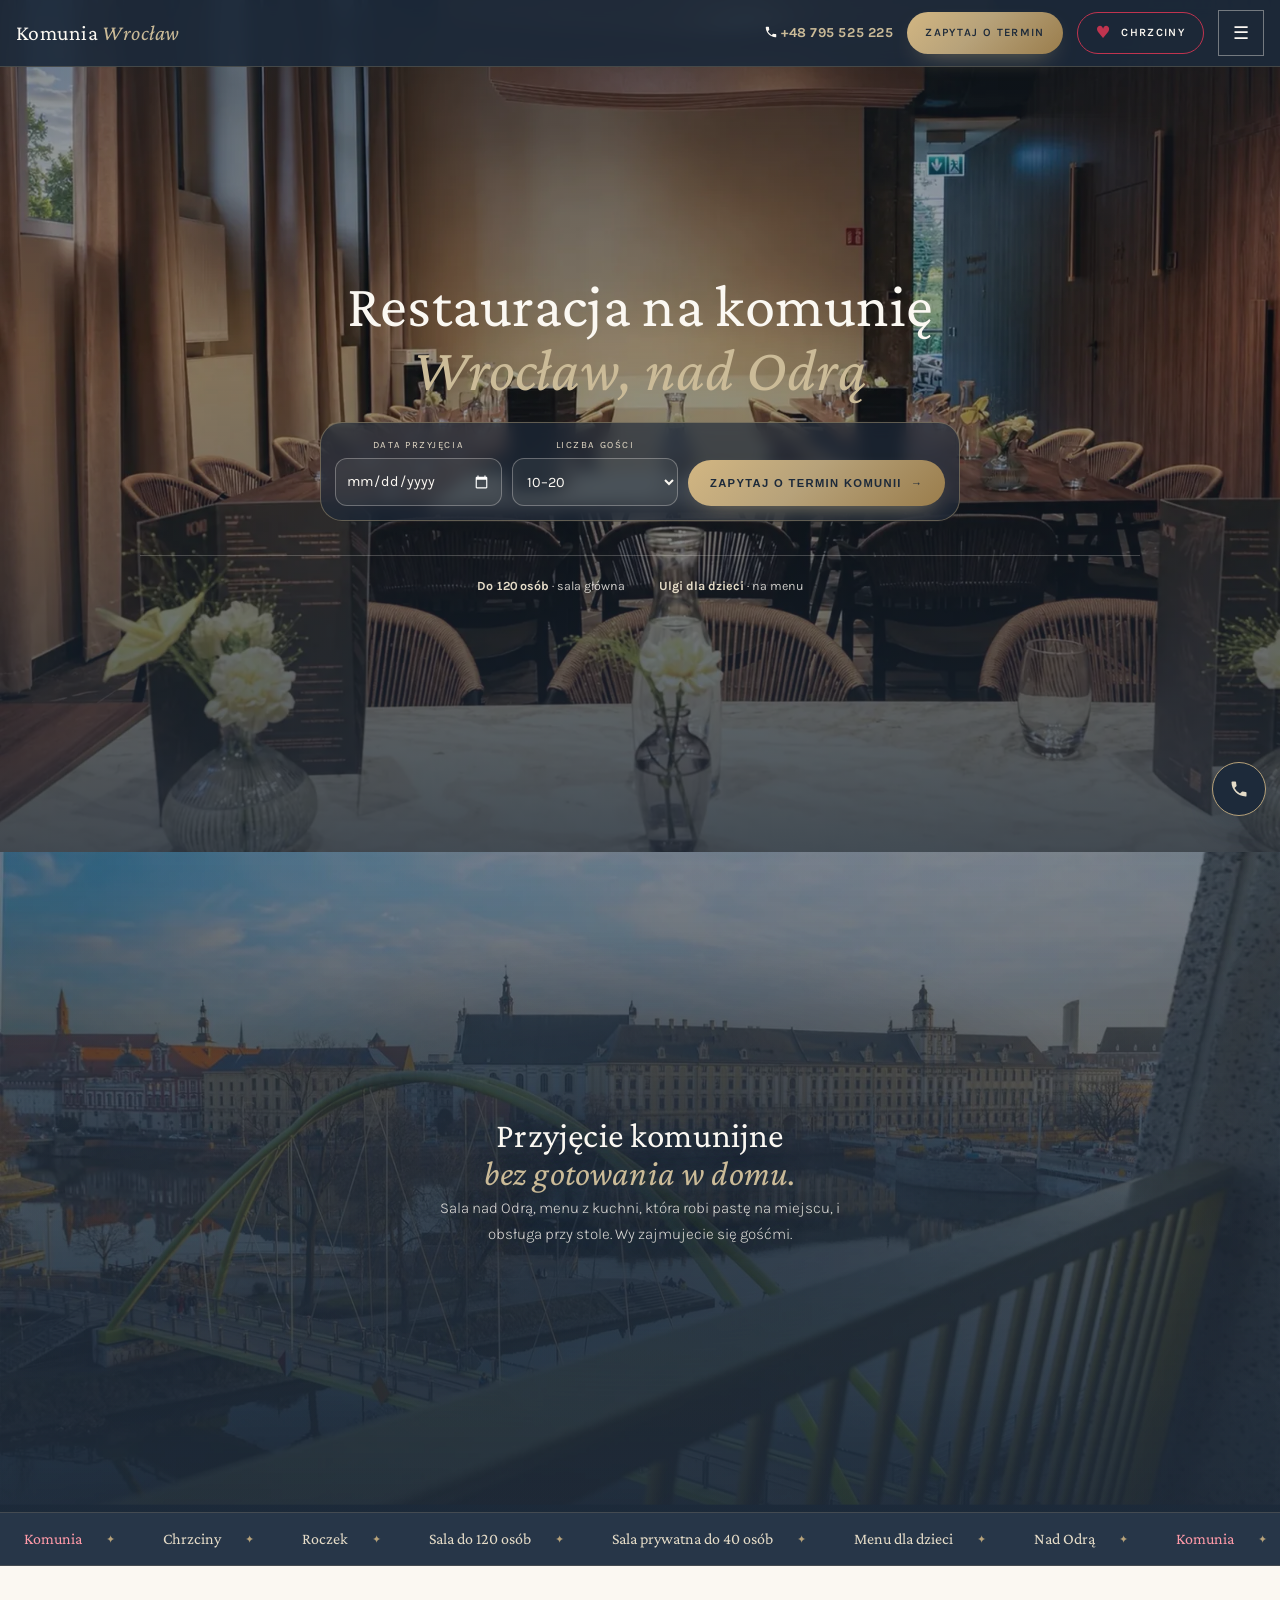
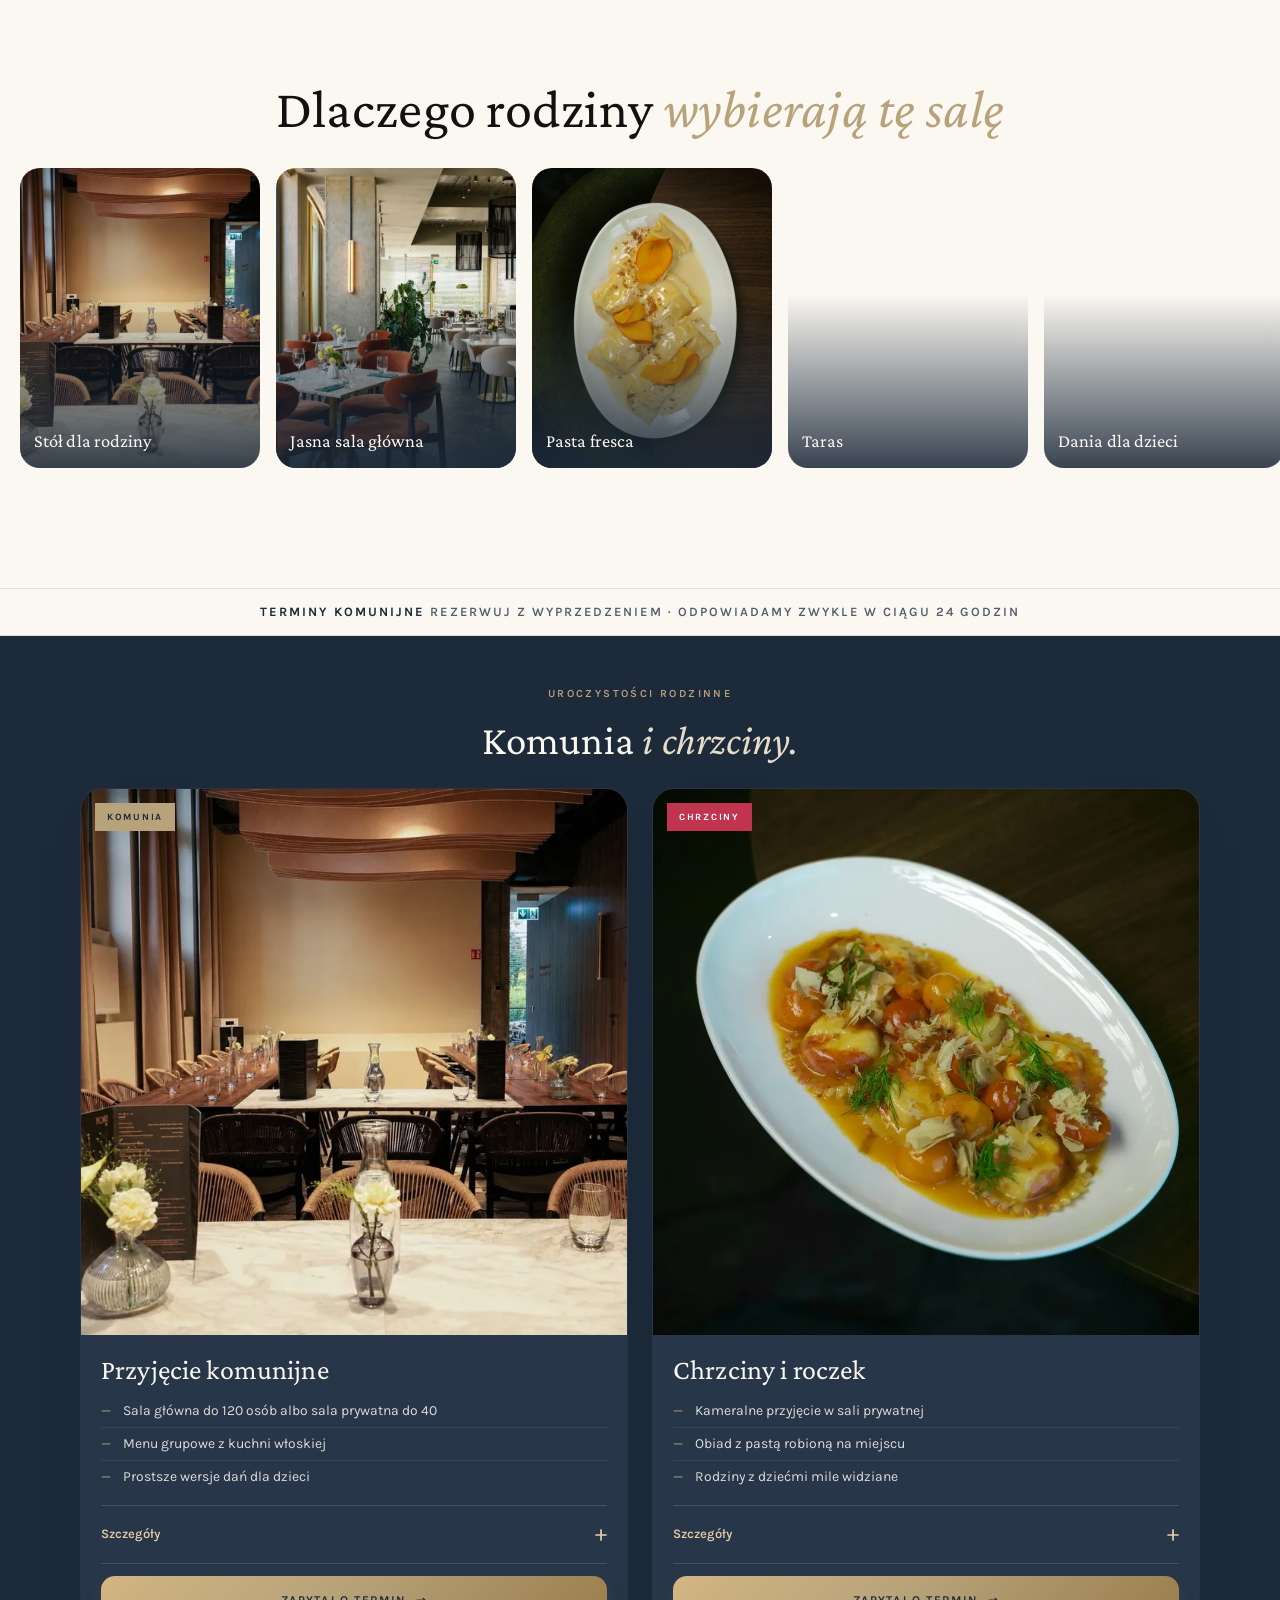
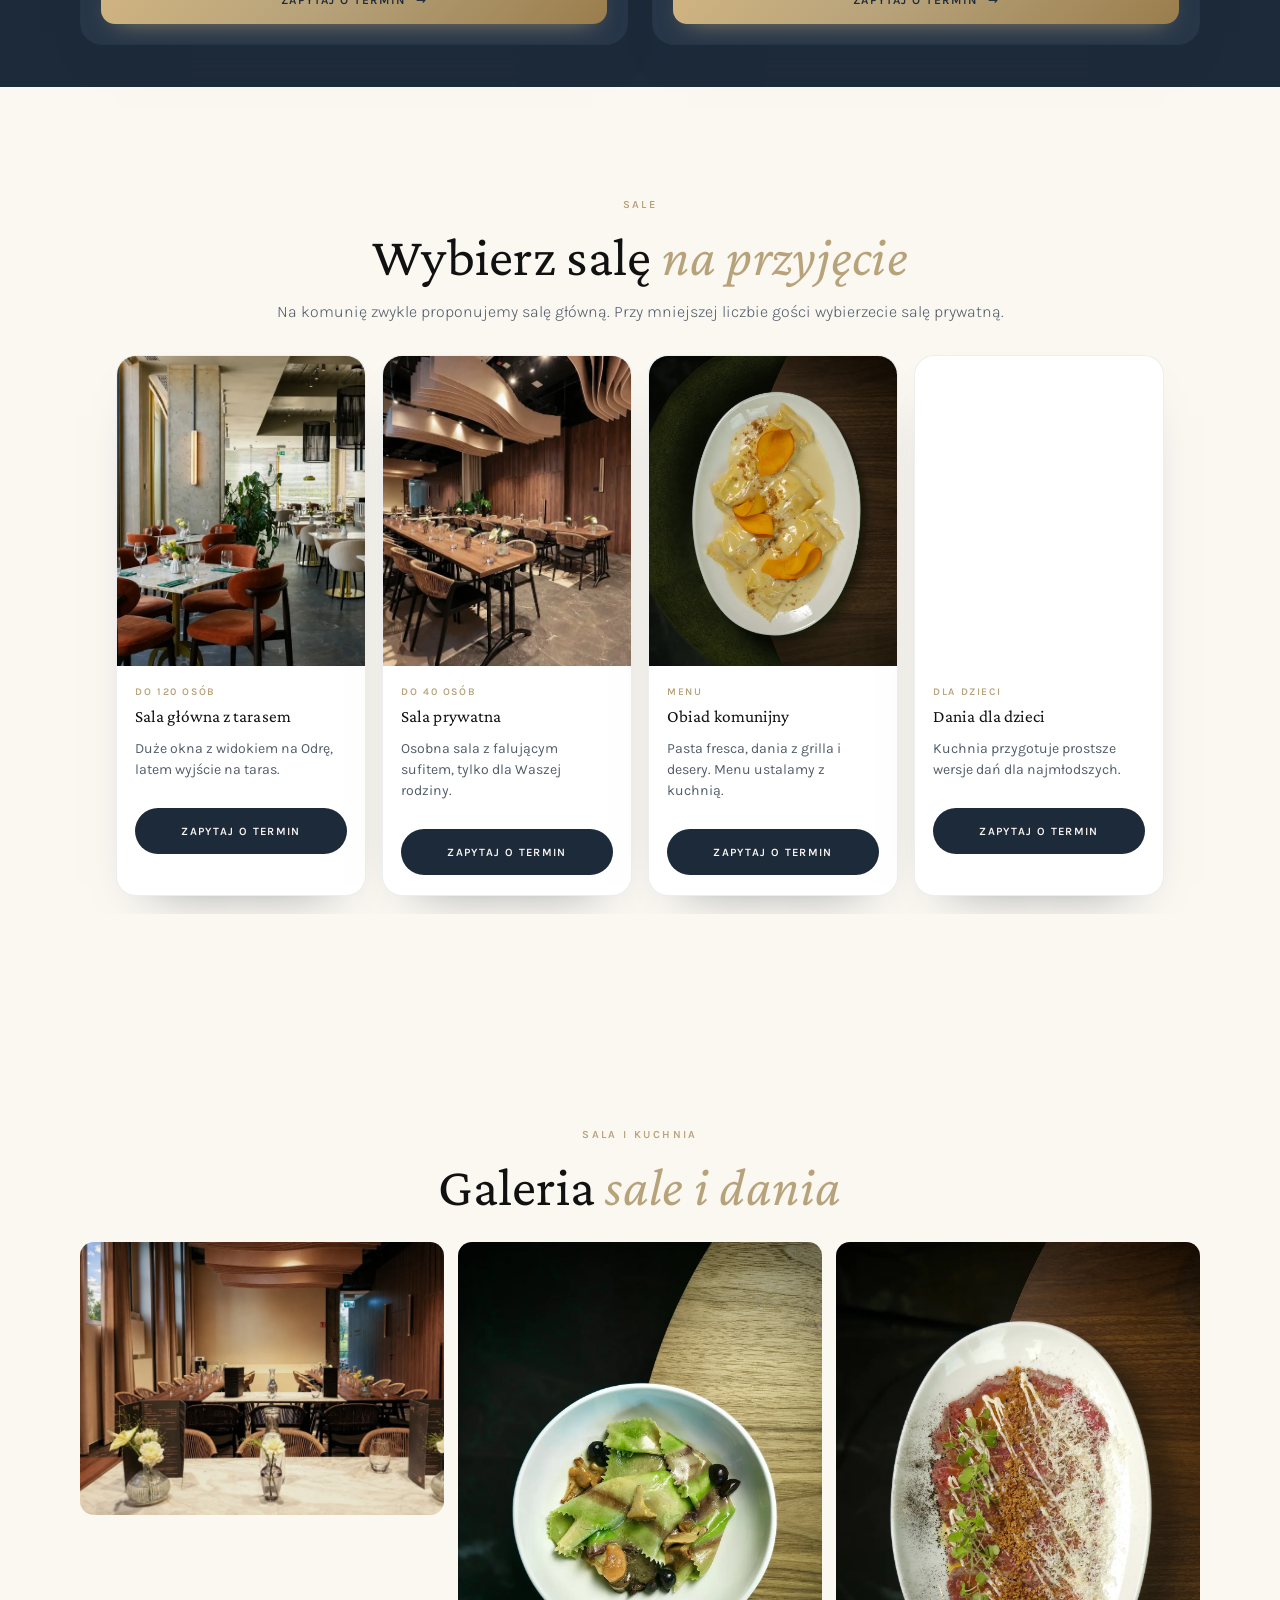
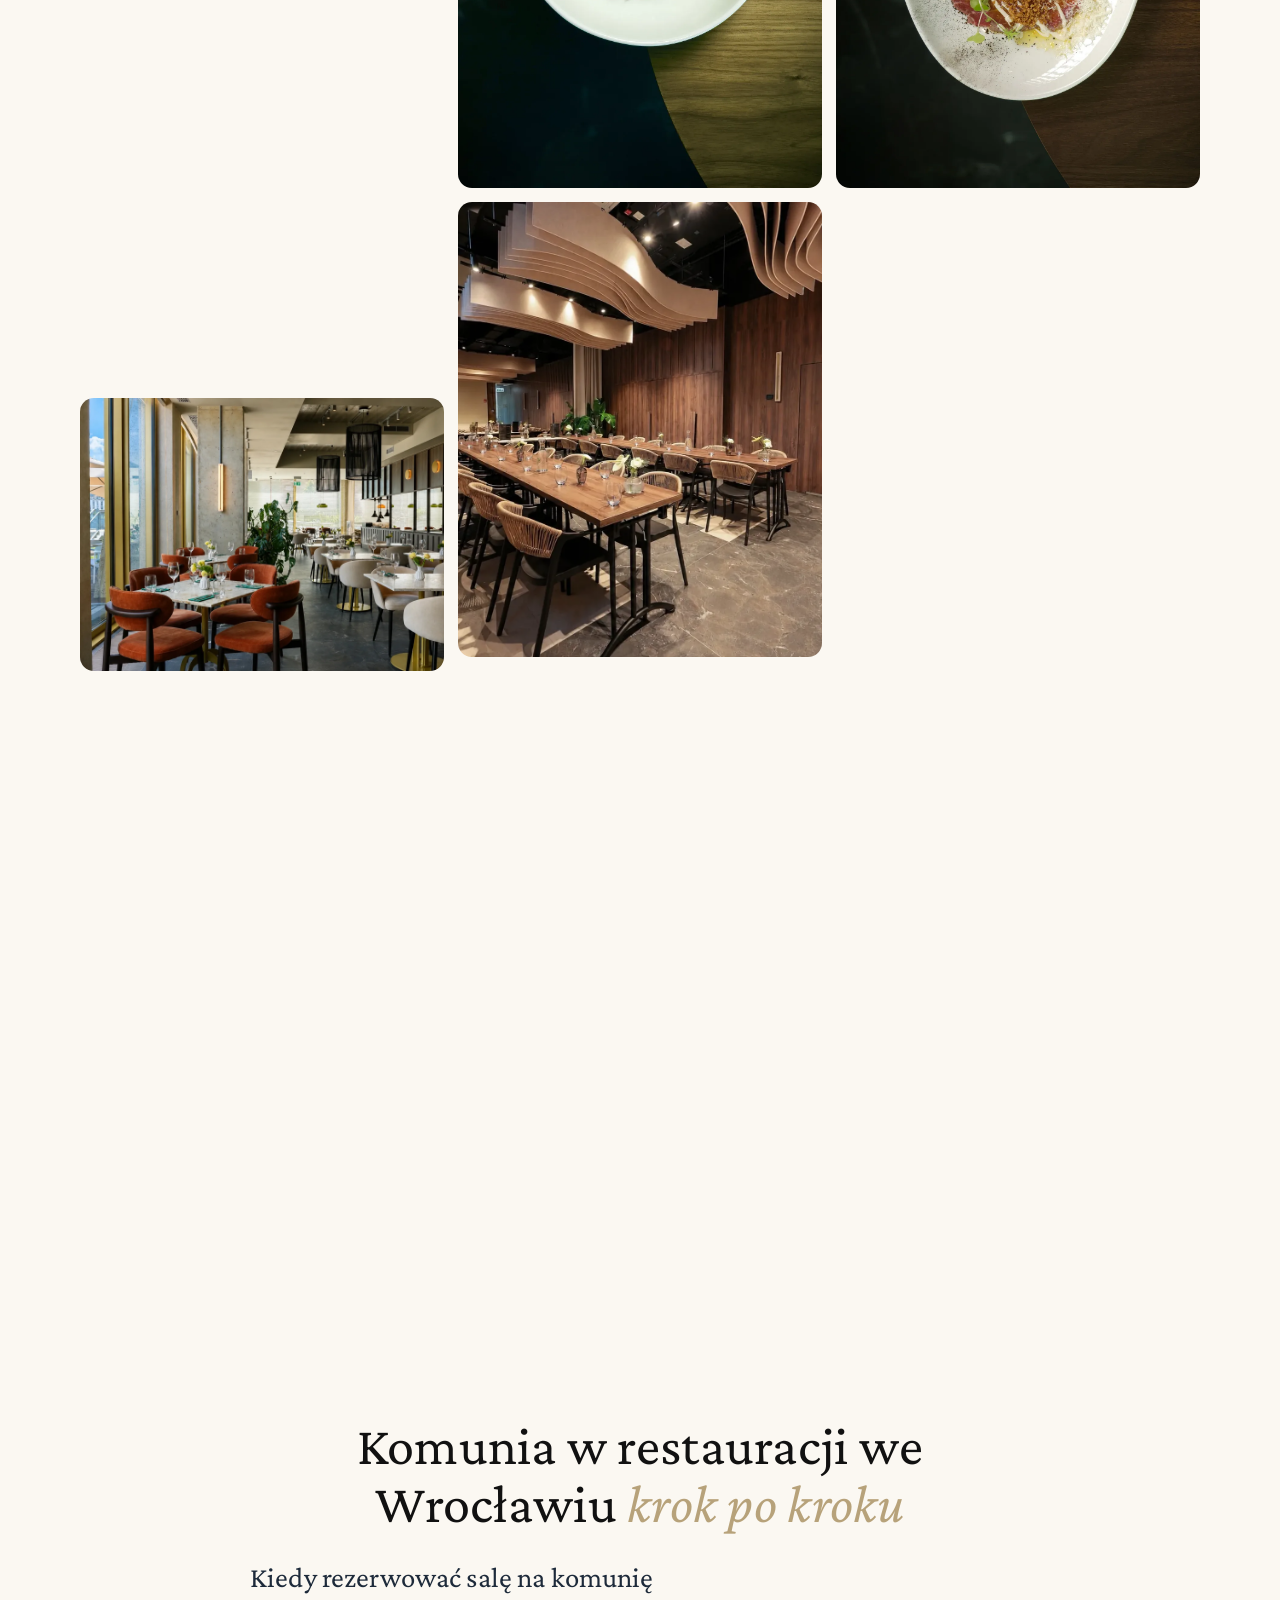
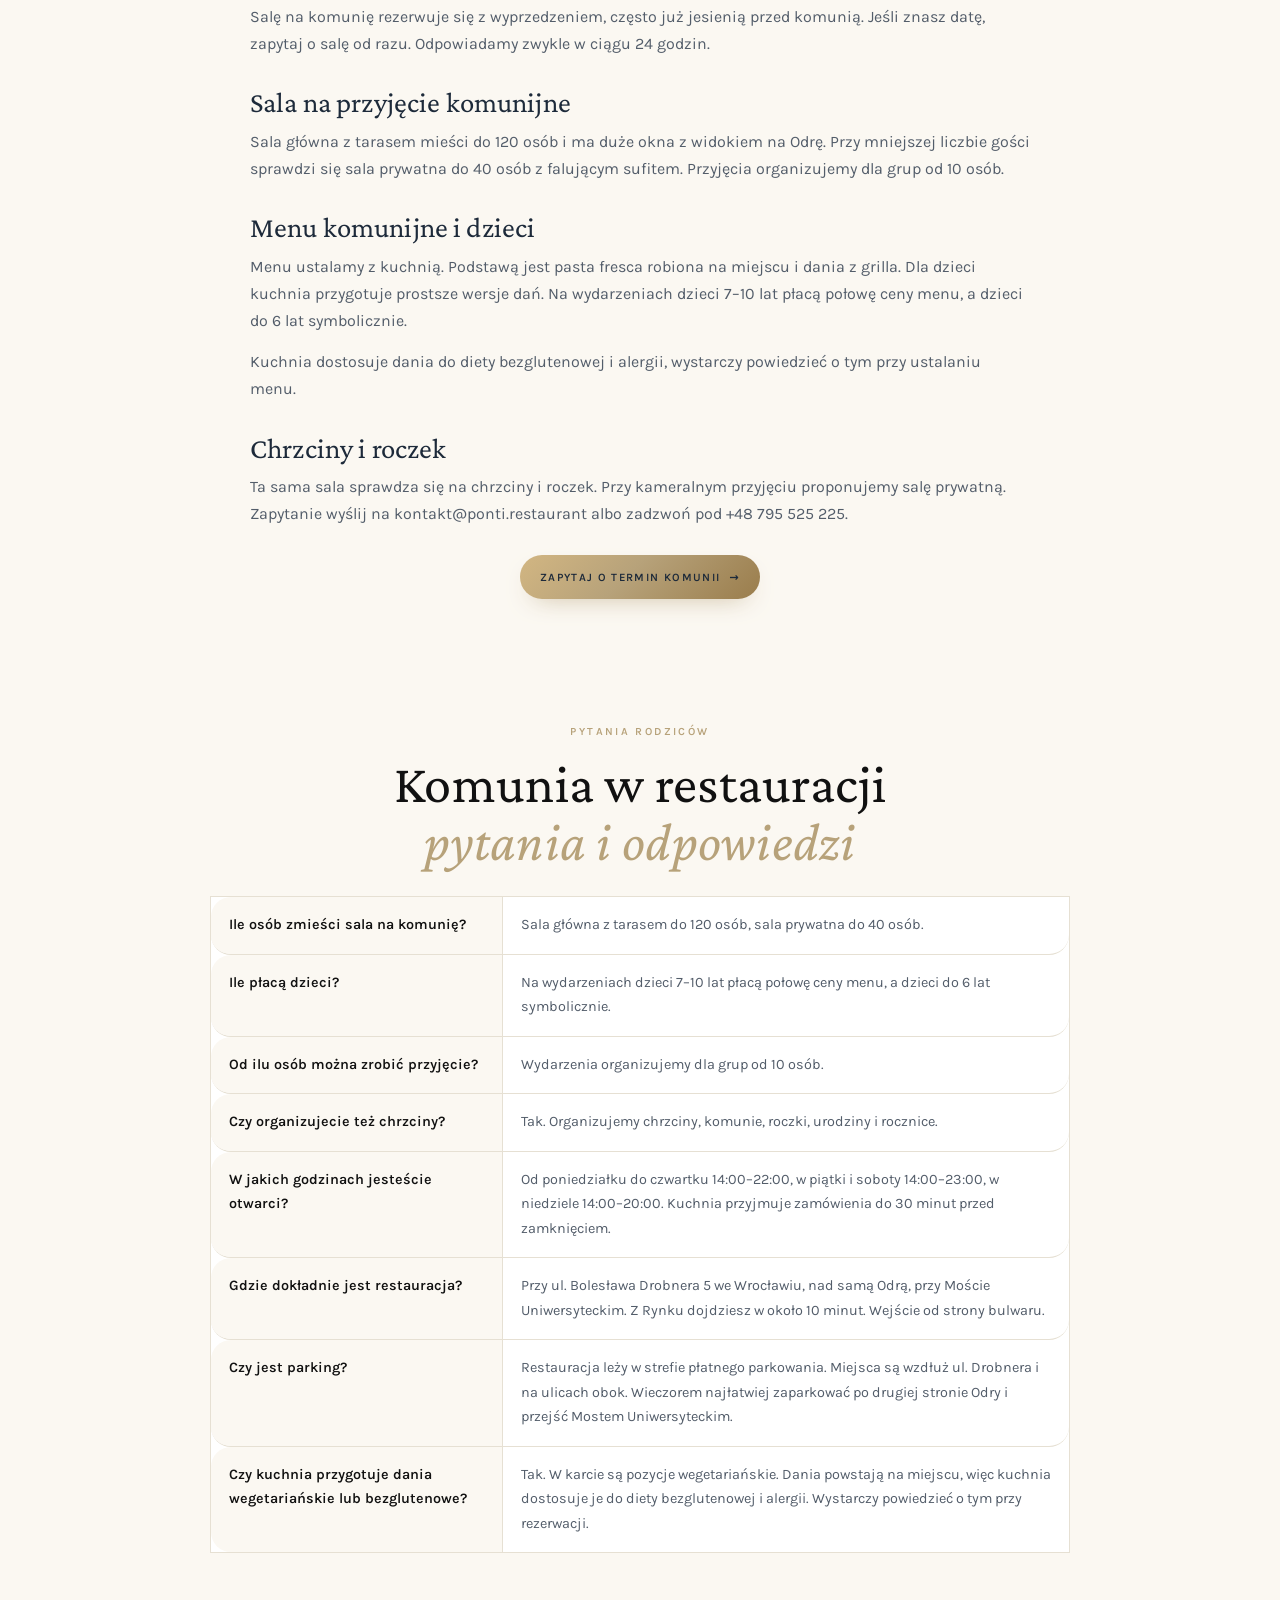
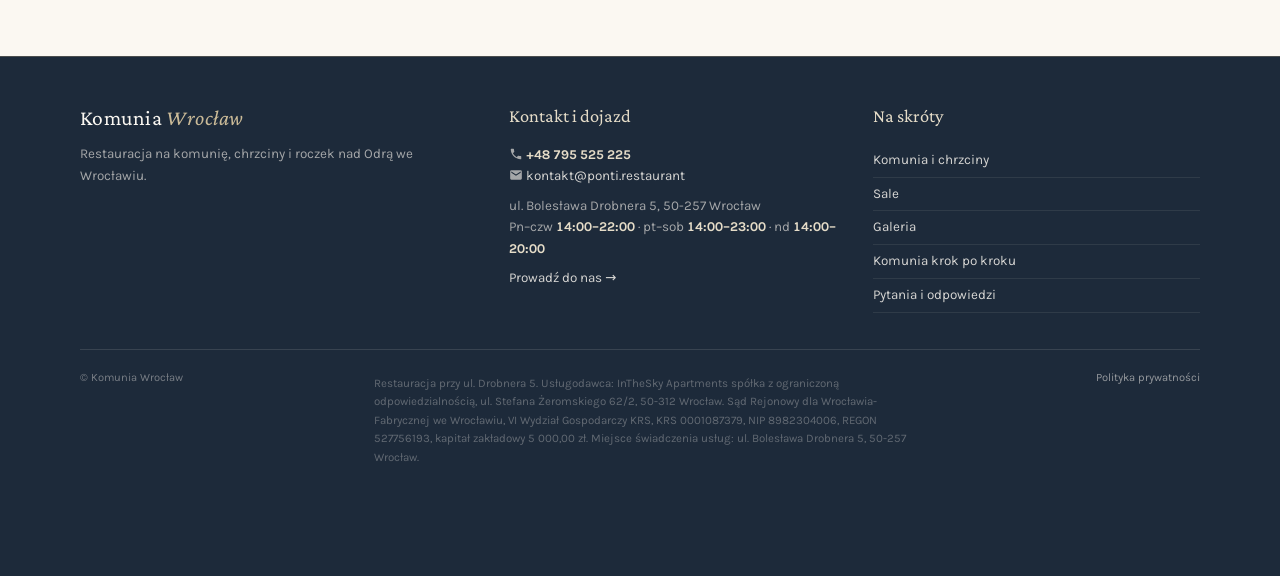
<file: index.html>
<!DOCTYPE html>
<html lang="pl">
<head>
<meta charset="utf-8"/>
<meta content="width=device-width, initial-scale=1.0" name="viewport"/>
<title>Restauracja na komunię Wrocław: sala na przyjęcie komunijne i chrzciny</title>
<meta name="description" content="Restauracja na komunię we Wrocławiu nad Odrą: sala główna do 120 osób, sala prywatna do 40 osób, menu z kuchni włoskiej, ulgi dla dzieci. Także chrzciny i roczek."/>
<meta name="robots" content="index, follow, max-image-preview:large"/>
<link href="https://restauracja-na-komunie-wroclaw.pl/" rel="canonical"/>
<meta property="og:type" content="website"/><meta property="og:locale" content="pl_PL"/>
<meta property="og:title" content="Restauracja na komunię Wrocław: sala na przyjęcie komunijne i chrzciny"/><meta property="og:description" content="Restauracja na komunię we Wrocławiu nad Odrą: sala główna do 120 osób, sala prywatna do 40 osób, menu z kuchni włoskiej, ulgi dla dzieci. Także chrzciny i roczek."/>
<meta property="og:url" content="https://restauracja-na-komunie-wroclaw.pl/"/><meta property="og:image" content="https://restauracja-na-komunie-wroclaw.pl/media/g-36-ponti-sala-prywatna-nakryta-1600.webp"/>
<meta name="theme-color" content="#1d2a3a"/>
<link rel="icon" href="/favicon.svg" type="image/svg+xml"/>
<link as="font" crossorigin="" href="/fonts/crimson-pro-latin.woff2" rel="preload" type="font/woff2"/>
<link rel="preload" as="image" href="/media/g-36-ponti-sala-prywatna-nakryta-1600.webp" fetchpriority="high"/>
<link href="/style.css?v=202610291354" rel="stylesheet"/>
<script type="application/ld+json">{"@context": "https://schema.org", "@graph": [{"@type": "WebSite", "url": "https://restauracja-na-komunie-wroclaw.pl/", "name": "Komunia Wrocław", "inLanguage": "pl-PL"}, {"@type": "Restaurant", "servesCuisine": "włoska", "openingHours": ["Mo-Th 14:00-22:00", "Fr-Sa 14:00-23:00", "Su 14:00-20:00"], "name": "Restauracja na komunię Wrocław", "description": "Restauracja na komunię we Wrocławiu nad Odrą: sala główna do 120 osób, sala prywatna do 40 osób, menu z kuchni włoskiej, ulgi dla dzieci. Także chrzciny i roczek.", "url": "https://restauracja-na-komunie-wroclaw.pl/", "telephone": "+48 795 525 225", "email": "kontakt@ponti.restaurant", "image": "https://restauracja-na-komunie-wroclaw.pl/media/g-36-ponti-sala-prywatna-nakryta-1600.webp", "address": {"@type": "PostalAddress", "streetAddress": "ul. Bolesława Drobnera 5", "postalCode": "50-257", "addressLocality": "Wrocław", "addressCountry": "PL"}}, {"@type": "FAQPage", "mainEntity": [{"@type": "Question", "name": "Ile osób zmieści sala na komunię?", "acceptedAnswer": {"@type": "Answer", "text": "Sala główna z tarasem do 120 osób, sala prywatna do 40 osób."}}, {"@type": "Question", "name": "Ile płacą dzieci?", "acceptedAnswer": {"@type": "Answer", "text": "Na wydarzeniach dzieci 7–10 lat płacą połowę ceny menu, a dzieci do 6 lat symbolicznie."}}, {"@type": "Question", "name": "Od ilu osób można zrobić przyjęcie?", "acceptedAnswer": {"@type": "Answer", "text": "Wydarzenia organizujemy dla grup od 10 osób."}}, {"@type": "Question", "name": "Czy organizujecie też chrzciny?", "acceptedAnswer": {"@type": "Answer", "text": "Tak. Organizujemy chrzciny, komunie, roczki, urodziny i rocznice."}}, {"@type": "Question", "name": "W jakich godzinach jesteście otwarci?", "acceptedAnswer": {"@type": "Answer", "text": "Od poniedziałku do czwartku 14:00–22:00, w piątki i soboty 14:00–23:00, w niedziele 14:00–20:00. Kuchnia przyjmuje zamówienia do 30 minut przed zamknięciem."}}, {"@type": "Question", "name": "Gdzie dokładnie jest restauracja?", "acceptedAnswer": {"@type": "Answer", "text": "Przy ul. Bolesława Drobnera 5 we Wrocławiu, nad samą Odrą, przy Moście Uniwersyteckim. Z Rynku dojdziesz w około 10 minut. Wejście od strony bulwaru."}}, {"@type": "Question", "name": "Czy jest parking?", "acceptedAnswer": {"@type": "Answer", "text": "Restauracja leży w strefie płatnego parkowania. Miejsca są wzdłuż ul. Drobnera i na ulicach obok. Wieczorem najłatwiej zaparkować po drugiej stronie Odry i przejść Mostem Uniwersyteckim."}}, {"@type": "Question", "name": "Czy kuchnia przygotuje dania wegetariańskie lub bezglutenowe?", "acceptedAnswer": {"@type": "Answer", "text": "Tak. W karcie są pozycje wegetariańskie. Dania powstają na miejscu, więc kuchnia dostosuje je do diety bezglutenowej i alergii. Wystarczy powiedzieć o tym przy rezerwacji."}}]}]}</script>
</head>
<body>
<header class="topbar">
<a class="wordmark" href="/">Komunia <em>Wrocław</em></a>
<span class="grow"></span>
<a class="top-tel" href="tel:+48795525225"><svg aria-hidden="true" class="ico" viewBox="0 0 24 24"><path d="M6.62 10.79a15.05 15.05 0 0 0 6.59 6.59l2.2-2.2a1 1 0 0 1 1.02-.24c1.12.37 2.33.57 3.57.57a1 1 0 0 1 1 1V20a1 1 0 0 1-1 1C10.85 21 3 13.15 3 4a1 1 0 0 1 1-1h3.5a1 1 0 0 1 1 1c0 1.24.2 2.45.57 3.57a1 1 0 0 1-.25 1.02l-2.2 2.2z"/></svg> <span>+48 795 525 225</span></a>
<a class="btn btn-gold" href="mailto:kontakt@ponti.restaurant?subject=Komunia%3A%20zapytanie&amp;body=Dzie%C5%84%20dobry%2C%0A%0Aprosz%C4%99%20o%20informacj%C4%99%20o%20wolnym%20terminie%20i%20propozycj%C4%99%20menu.%0ATermin%3A%20%0ALiczba%20os%C3%B3b%3A%20%0ATelefon%3A%20%0A%0APozdrawiam">Zapytaj o termin</a>
<a class="btn btn-heart top-cta2" href="/" data-to="pakiety"><span class="hh">♥</span> Chrzciny</a>
<button aria-label="Otwórz menu" class="burger" data-menu-open="">☰</button>
</header>
<nav aria-label="Menu główne" class="menu" id="menu">
<button aria-label="Zamknij menu" class="close" data-menu-close="">✕</button>
<span class="eyebrow">Najczęściej wybierane</span>
<ul class="best">
<li><a href="/" data-to="pakiety"><span class="bic">✦</span><span class="btx"><b>Przyjęcie komunijne</b><small>sala do 120 osób</small></span><span class="chev">→</span></a></li><li><a href="/" data-to="pakiety"><span class="bic">♡</span><span class="btx"><b>Chrzciny i roczek</b><small>kameralna sala prywatna</small></span><span class="chev">→</span></a></li>
</ul>
<span class="eyebrow">Menu</span>
<ul class="plain">
<li><a href="/" data-to="pakiety">Komunia i chrzciny</a></li><li><a href="/" data-to="oferta">Sale</a></li><li><a href="/" data-to="galeria">Galeria</a></li><li><a href="/" data-to="przewodnik">Komunia krok po kroku</a></li><li><a href="/" data-to="faq">Pytania i odpowiedzi</a></li><li><a href="/" data-to="kontakt">Kontakt i dojazd</a></li>
</ul>
<div class="mcta">
<a class="btn btn-gold" href="mailto:kontakt@ponti.restaurant?subject=Komunia%3A%20zapytanie&amp;body=Dzie%C5%84%20dobry%2C%0A%0Aprosz%C4%99%20o%20informacj%C4%99%20o%20wolnym%20terminie%20i%20propozycj%C4%99%20menu.%0ATermin%3A%20%0ALiczba%20os%C3%B3b%3A%20%0ATelefon%3A%20%0A%0APozdrawiam">Zapytaj o termin <span class="arrow">→</span></a>
<a class="btn btn-line" href="tel:+48795525225"><svg aria-hidden="true" class="ico" viewBox="0 0 24 24"><path d="M6.62 10.79a15.05 15.05 0 0 0 6.59 6.59l2.2-2.2a1 1 0 0 1 1.02-.24c1.12.37 2.33.57 3.57.57a1 1 0 0 1 1 1V20a1 1 0 0 1-1 1C10.85 21 3 13.15 3 4a1 1 0 0 1 1-1h3.5a1 1 0 0 1 1 1c0 1.24.2 2.45.57 3.57a1 1 0 0 1-.25 1.02l-2.2 2.2z"/></svg> +48 795 525 225</a>
</div>
</nav>
<section class="hero" id="start">
<div aria-hidden="true" class="slides">
<picture><img class="on" alt="Długi stół nakryty na przyjęcie" decoding="async" fetchpriority="high" src="/media/g-36-ponti-sala-prywatna-nakryta-1600.webp" width="1600" height="1200"/></picture><picture><img alt="Stolik z widokiem na Odrę" decoding="async" loading="lazy" src="/media/g-13-restauracja-ponti-stolik-przy-oknie-1600.webp" width="1600" height="1065"/></picture><picture><img alt="Sala prywatna z falującym sufitem" decoding="async" loading="lazy" src="/media/g-27-ponti-sala-prywatna-1600.webp" width="1600" height="1067"/></picture>
</div>
<div class="wrap hero-inner">
<h1>Restauracja na komunię <em>Wrocław, nad Odrą</em></h1>
<form aria-label="Zapytaj o termin przyjęcia" class="datebar" id="datebar" data-mail="kontakt@ponti.restaurant" data-temat="Komunia: zapytanie" data-tresc="proszę o informację o wolnym terminie i propozycję menu.">
<label><span>Data przyjęcia</span><input id="dbFrom" required="" type="date"/></label>
<label><span>Liczba gości</span><select id="dbN"><option>10–20</option><option>21–30</option><option>31–40</option><option>41–60</option><option>61–120</option></select></label>
<button class="btn btn-gold" type="submit">Zapytaj o termin komunii <span class="arrow">→</span></button>
</form>
<div class="trustbar"><span><b>Do 120 osób</b> · sala główna</span><span><b>Ulgi dla dzieci</b> · na menu</span></div>
<div aria-hidden="true" class="dots"></div>
</div>
</section>
<section class="tower" id="tower">
<div class="stick">
<img class="tower-bg" src="/media/g-22-widok-z-balkonu-na-odre-i-kladke-1400.webp" width="1400" height="934" alt="Widok na Odrę i kładkę" loading="lazy"/>
<div class="panel wrap">
<h2>Przyjęcie komunijne <em>bez gotowania w domu.</em></h2>
<p>Sala nad Odrą, menu z kuchni, która robi pastę na miejscu, i obsługa przy stole. Wy zajmujecie się gośćmi.</p>
</div>
</div>
</section>
<div aria-hidden="true" class="marquee"><div class="marquee-track"><span><b>Komunia</b></span><span>Chrzciny</span><span>Roczek</span><span>Sala do 120 osób</span><span>Sala prywatna do 40 osób</span><span>Menu dla dzieci</span><span>Nad Odrą</span><span><b>Komunia</b></span><span>Chrzciny</span><span>Roczek</span><span>Sala do 120 osób</span><span>Sala prywatna do 40 osób</span><span>Menu dla dzieci</span><span>Nad Odrą</span></div></div>
<section class="sec" id="atuty">
<div class="head wrap"><h2>Dlaczego rodziny <em>wybierają tę salę</em></h2></div>
<div class="atuty-slider">
<a class="atut" href="/" data-to="oferta"><img alt="Nakryty stół w sali prywatnej" decoding="async" loading="lazy" src="/media/g-36-ponti-sala-prywatna-nakryta-960.webp" width="960" height="720"/><span class="cap"><h3>Stół dla rodziny</h3></span></a><a class="atut" href="/" data-to="oferta"><img alt="Sala główna z dużymi oknami" decoding="async" loading="lazy" src="/media/g-02-restauracja-ponti-sala-960.webp" width="960" height="720"/><span class="cap"><h3>Jasna sala główna</h3></span></a><a class="atut" href="/" data-to="pakiety"><img alt="Ravioli Duo" decoding="async" loading="lazy" src="/media/d-ravioli-duo-960.webp" width="960" height="1440"/><span class="cap"><h3>Pasta fresca</h3></span></a><a class="atut" href="/" data-to="galeria"><img alt="Taras nad Odrą" decoding="async" loading="lazy" src="/media/g-21-restauracja-ponti-taras-wieczorem-960.webp" width="960" height="720"/><span class="cap"><h3>Taras</h3></span></a><a class="atut" href="/" data-to="pakiety"><img alt="Anolini" decoding="async" loading="lazy" src="/media/d-anolini-960.webp" width="960" height="1440"/><span class="cap"><h3>Dania dla dzieci</h3></span></a><a class="atut" href="/" data-to="przewodnik"><img alt="Odra o zachodzie" decoding="async" loading="lazy" src="/media/g-11-widok-na-odre-o-zachodzie-960.webp" width="960" height="535"/><span class="cap"><h3>Spacer nad Odrą</h3></span></a>
</div>
</section>
<div class="thinstrip"><b>Terminy komunijne</b> rezerwuj z wyprzedzeniem · odpowiadamy zwykle w ciągu 24 godzin</div>
<section class="sec dark" id="pakiety">
<div class="wrap">
<div class="head"><span class="eyebrow">Uroczystości rodzinne</span><h2>Komunia <em>i chrzciny.</em></h2></div>
<div class="plans">
<article class="plan">
<div class="photo"><span class="ribbon gold">Komunia</span><img alt="Stół nakryty na przyjęcie" decoding="async" loading="lazy" width="960" height="720" src="/media/g-36-ponti-sala-prywatna-nakryta-960.webp"/></div>
<div class="plan-body">
<h3>Przyjęcie komunijne</h3>
<ul class="package-brief"><li>Sala główna do 120 osób albo sala prywatna do 40</li><li>Menu grupowe z kuchni włoskiej</li><li>Prostsze wersje dań dla dzieci</li></ul><details class="package-expand"><summary>Szczegóły</summary><div class="package-full-description">
<ul><li>Na wydarzeniach dzieci 7–10 lat płacą połowę ceny menu, dzieci do 6 lat symbolicznie</li><li>Kuchnia dostosuje dania do diety i alergii</li><li>Odpowiadamy zwykle w ciągu 24 godzin</li></ul></div></details>
<a class="btn btn-gold" href="mailto:kontakt@ponti.restaurant?subject=Przyj%C4%99cie%20komunijne&amp;body=Dzie%C5%84%20dobry%2C%0A%0Aprosz%C4%99%20o%20informacj%C4%99%20o%20wolnym%20terminie%20i%20propozycj%C4%99%20menu.%0ATermin%3A%20%0ALiczba%20os%C3%B3b%3A%20%0ATelefon%3A%20%0A%0APozdrawiam">Zapytaj o termin <span class="arrow">→</span></a>
</div>
</article><article class="plan">
<div class="photo"><span class="ribbon ">Chrzciny</span><img alt="Anolini" decoding="async" loading="lazy" width="960" height="1440" src="/media/d-anolini2-960.webp"/></div>
<div class="plan-body">
<h3>Chrzciny i roczek</h3>
<ul class="package-brief"><li>Kameralne przyjęcie w sali prywatnej</li><li>Obiad z pastą robioną na miejscu</li><li>Rodziny z dziećmi mile widziane</li></ul><details class="package-expand"><summary>Szczegóły</summary><div class="package-full-description">
<ul><li>Wydarzenia od 10 osób</li><li>Menu ustalamy z kuchnią</li><li>Nad Odrą, 10 minut spacerem od Rynku</li></ul></div></details>
<a class="btn btn-gold" href="mailto:kontakt@ponti.restaurant?subject=Chrzciny%20i%20roczek&amp;body=Dzie%C5%84%20dobry%2C%0A%0Aprosz%C4%99%20o%20informacj%C4%99%20o%20wolnym%20terminie%20i%20propozycj%C4%99%20menu.%0ATermin%3A%20%0ALiczba%20os%C3%B3b%3A%20%0ATelefon%3A%20%0A%0APozdrawiam">Zapytaj o termin <span class="arrow">→</span></a>
</div>
</article>
</div>
</div>
</section>
<section class="sec" id="oferta">
<div class="head wrap">
<span class="eyebrow">Sale</span>
<h2>Wybierz salę <em>na przyjęcie</em></h2>
<p>Na komunię zwykle proponujemy salę główną. Przy mniejszej liczbie gości wybierzecie salę prywatną.</p>
</div>
<div class="aps-slider">
<article class="ap">
<div class="photo"><img alt="Sala główna" decoding="async" loading="lazy" src="/media/g-02-restauracja-ponti-sala-960.webp" width="960" height="720"/></div>
<div class="ap-body"><span class="fl">do 120 osób</span><h3>Sala główna z tarasem</h3><p>Duże okna z widokiem na Odrę, latem wyjście na taras.</p><a class="btn btn-navy" href="mailto:kontakt@ponti.restaurant?subject=Sala%20g%C5%82%C3%B3wna%20z%20tarasem&amp;body=Dzie%C5%84%20dobry%2C%0A%0Aprosz%C4%99%20o%20informacj%C4%99%20o%20wolnym%20terminie%20i%20propozycj%C4%99%20menu.%0ATermin%3A%20%0ALiczba%20os%C3%B3b%3A%20%0ATelefon%3A%20%0A%0APozdrawiam">Zapytaj o termin</a></div>
</article><article class="ap">
<div class="photo"><img alt="Sala prywatna" decoding="async" loading="lazy" src="/media/g-27-ponti-sala-prywatna-960.webp" width="960" height="640"/></div>
<div class="ap-body"><span class="fl">do 40 osób</span><h3>Sala prywatna</h3><p>Osobna sala z falującym sufitem, tylko dla Waszej rodziny.</p><a class="btn btn-navy" href="mailto:kontakt@ponti.restaurant?subject=Sala%20prywatna&amp;body=Dzie%C5%84%20dobry%2C%0A%0Aprosz%C4%99%20o%20informacj%C4%99%20o%20wolnym%20terminie%20i%20propozycj%C4%99%20menu.%0ATermin%3A%20%0ALiczba%20os%C3%B3b%3A%20%0ATelefon%3A%20%0A%0APozdrawiam">Zapytaj o termin</a></div>
</article><article class="ap">
<div class="photo"><img alt="Ravioli Duo" decoding="async" loading="lazy" src="/media/d-ravioli-duo-960.webp" width="960" height="1440"/></div>
<div class="ap-body"><span class="fl">menu</span><h3>Obiad komunijny</h3><p>Pasta fresca, dania z grilla i desery. Menu ustalamy z kuchnią.</p><a class="btn btn-navy" href="mailto:kontakt@ponti.restaurant?subject=Obiad%20komunijny&amp;body=Dzie%C5%84%20dobry%2C%0A%0Aprosz%C4%99%20o%20informacj%C4%99%20o%20wolnym%20terminie%20i%20propozycj%C4%99%20menu.%0ATermin%3A%20%0ALiczba%20os%C3%B3b%3A%20%0ATelefon%3A%20%0A%0APozdrawiam">Zapytaj o termin</a></div>
</article><article class="ap">
<div class="photo"><img alt="Spaghetti" decoding="async" loading="lazy" src="/media/d-spaghetti-960.webp" width="960" height="1440"/></div>
<div class="ap-body"><span class="fl">dla dzieci</span><h3>Dania dla dzieci</h3><p>Kuchnia przygotuje prostsze wersje dań dla najmłodszych.</p><a class="btn btn-navy" href="mailto:kontakt@ponti.restaurant?subject=Dania%20dla%20dzieci&amp;body=Dzie%C5%84%20dobry%2C%0A%0Aprosz%C4%99%20o%20informacj%C4%99%20o%20wolnym%20terminie%20i%20propozycj%C4%99%20menu.%0ATermin%3A%20%0ALiczba%20os%C3%B3b%3A%20%0ATelefon%3A%20%0A%0APozdrawiam">Zapytaj o termin</a></div>
</article>
</div>
</section>
<section class="sec" id="galeria">
<div class="head wrap"><span class="eyebrow">Sala i kuchnia</span><h2>Galeria <em>sale i dania</em></h2></div>
<div class="wrap g-grid"><a class="g-item" href="/media/g-36-ponti-sala-prywatna-nakryta-1600.webp" data-alt="Stół nakryty na przyjęcie"><img alt="Stół nakryty na przyjęcie" decoding="async" loading="lazy" src="/media/g-36-ponti-sala-prywatna-nakryta-1600.webp" width="1600" height="1200"/></a><a class="g-item" href="/media/d-anolini2-1600.webp" data-alt="Anolini"><img alt="Anolini" decoding="async" loading="lazy" src="/media/d-anolini2-1600.webp" width="1200" height="1800"/></a><a class="g-item" href="/media/g-02-restauracja-ponti-sala-1600.webp" data-alt="Sala główna"><img alt="Sala główna" decoding="async" loading="lazy" src="/media/g-02-restauracja-ponti-sala-1600.webp" width="1600" height="1200"/></a><a class="g-item" href="/media/d-ravioli-aperto-1600.webp" data-alt="Ravioli Aperto"><img alt="Ravioli Aperto" decoding="async" loading="lazy" src="/media/d-ravioli-aperto-1600.webp" width="1200" height="1800"/></a><a class="g-item" href="/media/g-27-ponti-sala-prywatna-1600.webp" data-alt="Sala prywatna"><img alt="Sala prywatna" decoding="async" loading="lazy" src="/media/g-27-ponti-sala-prywatna-1600.webp" width="1600" height="1067"/></a><a class="g-item" href="/media/d-carpaccio-1600.webp" data-alt="Carpaccio"><img alt="Carpaccio" decoding="async" loading="lazy" src="/media/d-carpaccio-1600.webp" width="1200" height="1800"/></a><a class="g-item" href="/media/g-21-restauracja-ponti-taras-wieczorem-1600.webp" data-alt="Taras"><img alt="Taras" decoding="async" loading="lazy" src="/media/g-21-restauracja-ponti-taras-wieczorem-1600.webp" width="1600" height="1200"/></a><a class="g-item" href="/media/d-straciatella-1600.webp" data-alt="Stracciatella"><img alt="Stracciatella" decoding="async" loading="lazy" src="/media/d-straciatella-1600.webp" width="1200" height="1800"/></a><a class="g-item" href="/media/g-13-restauracja-ponti-stolik-przy-oknie-1600.webp" data-alt="Widok na Odrę"><img alt="Widok na Odrę" decoding="async" loading="lazy" src="/media/g-13-restauracja-ponti-stolik-przy-oknie-1600.webp" width="1600" height="1065"/></a></div>
</section>
<section class="sec seo" id="przewodnik">
<div class="wrap seo-txt"><h2>Komunia w restauracji we Wrocławiu <em>krok po kroku</em></h2><h3>Kiedy rezerwować salę na komunię</h3><p>Salę na komunię rezerwuje się z wyprzedzeniem, często już jesienią przed komunią. Jeśli znasz datę, zapytaj o salę od razu. Odpowiadamy zwykle w ciągu 24 godzin.</p><h3>Sala na przyjęcie komunijne</h3><p>Sala główna z tarasem mieści do 120 osób i ma duże okna z widokiem na Odrę. Przy mniejszej liczbie gości sprawdzi się sala prywatna do 40 osób z falującym sufitem. Przyjęcia organizujemy dla grup od 10 osób.</p><h3>Menu komunijne i dzieci</h3><p>Menu ustalamy z kuchnią. Podstawą jest pasta fresca robiona na miejscu i dania z grilla. Dla dzieci kuchnia przygotuje prostsze wersje dań. Na wydarzeniach dzieci 7–10 lat płacą połowę ceny menu, a dzieci do 6 lat symbolicznie.</p><p>Kuchnia dostosuje dania do diety bezglutenowej i alergii, wystarczy powiedzieć o tym przy ustalaniu menu.</p><h3>Chrzciny i roczek</h3><p>Ta sama sala sprawdza się na chrzciny i roczek. Przy kameralnym przyjęciu proponujemy salę prywatną. Zapytanie wyślij na kontakt@ponti.restaurant albo zadzwoń pod +48 795 525 225.</p>
<p class="seo-cta"><a class="btn btn-gold" href="mailto:kontakt@ponti.restaurant?subject=Komunia%3A%20zapytanie&amp;body=Dzie%C5%84%20dobry%2C%0A%0Aprosz%C4%99%20o%20informacj%C4%99%20o%20wolnym%20terminie%20i%20propozycj%C4%99%20menu.%0ATermin%3A%20%0ALiczba%20os%C3%B3b%3A%20%0ATelefon%3A%20%0A%0APozdrawiam">Zapytaj o termin komunii <span class="arrow">→</span></a></p></div>
</section>
<section class="sec" id="faq" style="padding-top:0">
<div class="wrap">
<div class="head"><span class="eyebrow">Pytania rodziców</span><h2>Komunia w restauracji <em>pytania i odpowiedzi</em></h2></div>
<div class="faq-t"><div class="row"><div class="q">Ile osób zmieści sala na komunię?</div><div class="a">Sala główna z tarasem do 120 osób, sala prywatna do 40 osób.</div></div><div class="row"><div class="q">Ile płacą dzieci?</div><div class="a">Na wydarzeniach dzieci 7–10 lat płacą połowę ceny menu, a dzieci do 6 lat symbolicznie.</div></div><div class="row"><div class="q">Od ilu osób można zrobić przyjęcie?</div><div class="a">Wydarzenia organizujemy dla grup od 10 osób.</div></div><div class="row"><div class="q">Czy organizujecie też chrzciny?</div><div class="a">Tak. Organizujemy chrzciny, komunie, roczki, urodziny i rocznice.</div></div><div class="row"><div class="q">W jakich godzinach jesteście otwarci?</div><div class="a">Od poniedziałku do czwartku 14:00–22:00, w piątki i soboty 14:00–23:00, w niedziele 14:00–20:00. Kuchnia przyjmuje zamówienia do 30 minut przed zamknięciem.</div></div><div class="row"><div class="q">Gdzie dokładnie jest restauracja?</div><div class="a">Przy ul. Bolesława Drobnera 5 we Wrocławiu, nad samą Odrą, przy Moście Uniwersyteckim. Z Rynku dojdziesz w około 10 minut. Wejście od strony bulwaru.</div></div><div class="row"><div class="q">Czy jest parking?</div><div class="a">Restauracja leży w strefie płatnego parkowania. Miejsca są wzdłuż ul. Drobnera i na ulicach obok. Wieczorem najłatwiej zaparkować po drugiej stronie Odry i przejść Mostem Uniwersyteckim.</div></div><div class="row"><div class="q">Czy kuchnia przygotuje dania wegetariańskie lub bezglutenowe?</div><div class="a">Tak. W karcie są pozycje wegetariańskie. Dania powstają na miejscu, więc kuchnia dostosuje je do diety bezglutenowej i alergii. Wystarczy powiedzieć o tym przy rezerwacji.</div></div></div>
</div>
</section>
<footer id="kontakt">
<div class="wrap">
<div class="fgrid">
<div>
<p class="wordmark">Komunia <em>Wrocław</em></p>
<p>Restauracja na komunię, chrzciny i roczek nad Odrą we Wrocławiu.</p>
</div>
<div>
<h4>Kontakt i dojazd</h4>
<p><svg aria-hidden="true" class="ico" viewBox="0 0 24 24"><path d="M6.62 10.79a15.05 15.05 0 0 0 6.59 6.59l2.2-2.2a1 1 0 0 1 1.02-.24c1.12.37 2.33.57 3.57.57a1 1 0 0 1 1 1V20a1 1 0 0 1-1 1C10.85 21 3 13.15 3 4a1 1 0 0 1 1-1h3.5a1 1 0 0 1 1 1c0 1.24.2 2.45.57 3.57a1 1 0 0 1-.25 1.02l-2.2 2.2z"/></svg> <a href="tel:+48795525225"><b>+48 795 525 225</b></a><br/><svg aria-hidden="true" class="ico" viewBox="0 0 24 24"><path d="M20 4H4a2 2 0 0 0-2 2v12a2 2 0 0 0 2 2h16a2 2 0 0 0 2-2V6a2 2 0 0 0-2-2zm0 4.24-8 5-8-5V6l8 5 8-5v2.24z"/></svg> <a href="mailto:kontakt@ponti.restaurant">kontakt@ponti.restaurant</a></p>
<p>ul. Bolesława Drobnera 5, 50-257 Wrocław<br/>Pn–czw <b>14:00–22:00</b> · pt–sob <b>14:00–23:00</b> · nd <b>14:00–20:00</b></p>
<p><a href="https://maps.google.com/?q=Boles%C5%82awa+Drobnera+5+Wroc%C5%82aw" rel="noopener" target="_blank">Prowadź do nas →</a></p>
</div>
<div class="fmenu">
<h4>Na skróty</h4>
<a href="/" data-to="pakiety">Komunia i chrzciny</a><a href="/" data-to="oferta">Sale</a><a href="/" data-to="galeria">Galeria</a><a href="/" data-to="przewodnik">Komunia krok po kroku</a><a href="/" data-to="faq">Pytania i odpowiedzi</a>
</div>
</div>
<div class="legal">
<span>© Komunia Wrocław</span>
<span class="firma">Restauracja przy ul. Drobnera 5. Usługodawca: InTheSky Apartments spółka z ograniczoną odpowiedzialnością, ul. Stefana Żeromskiego 62/2, 50-312 Wrocław. Sąd Rejonowy dla Wrocławia-Fabrycznej we Wrocławiu, VI Wydział Gospodarczy KRS, KRS 0001087379, NIP 8982304006, REGON 527756193, kapitał zakładowy 5 000,00 zł. Miejsce świadczenia usług: ul. Bolesława Drobnera 5, 50-257 Wrocław.</span>
<span><a href="/polityka-prywatnosci/">Polityka prywatności</a></span>
</div>
</div>
</footer>
<dialog class="lb" id="lb" aria-label="Galeria zdjęć"><button class="lb-x" aria-label="Zamknij">✕</button><button class="lb-p" aria-label="Poprzednie zdjęcie">‹</button><figure><img alt=""/><figcaption class="lb-cap"></figcaption></figure><button class="lb-n" aria-label="Następne zdjęcie">›</button></dialog>
<div class="stickybar"><a class="btn btn-gold" href="mailto:kontakt@ponti.restaurant?subject=Komunia%3A%20zapytanie&amp;body=Dzie%C5%84%20dobry%2C%0A%0Aprosz%C4%99%20o%20informacj%C4%99%20o%20wolnym%20terminie%20i%20propozycj%C4%99%20menu.%0ATermin%3A%20%0ALiczba%20os%C3%B3b%3A%20%0ATelefon%3A%20%0A%0APozdrawiam">Zapytaj o termin komunii</a></div>

<a aria-label="Zadzwoń" class="tel-fab" href="tel:+48795525225"><svg aria-hidden="true" class="ico" viewBox="0 0 24 24"><path d="M6.62 10.79a15.05 15.05 0 0 0 6.59 6.59l2.2-2.2a1 1 0 0 1 1.02-.24c1.12.37 2.33.57 3.57.57a1 1 0 0 1 1 1V20a1 1 0 0 1-1 1C10.85 21 3 13.15 3 4a1 1 0 0 1 1-1h3.5a1 1 0 0 1 1 1c0 1.24.2 2.45.57 3.57a1 1 0 0 1-.25 1.02l-2.2 2.2z"/></svg></a>
<script defer src="/site.js?v=202610291354"></script>
</body>
</html>
</file>
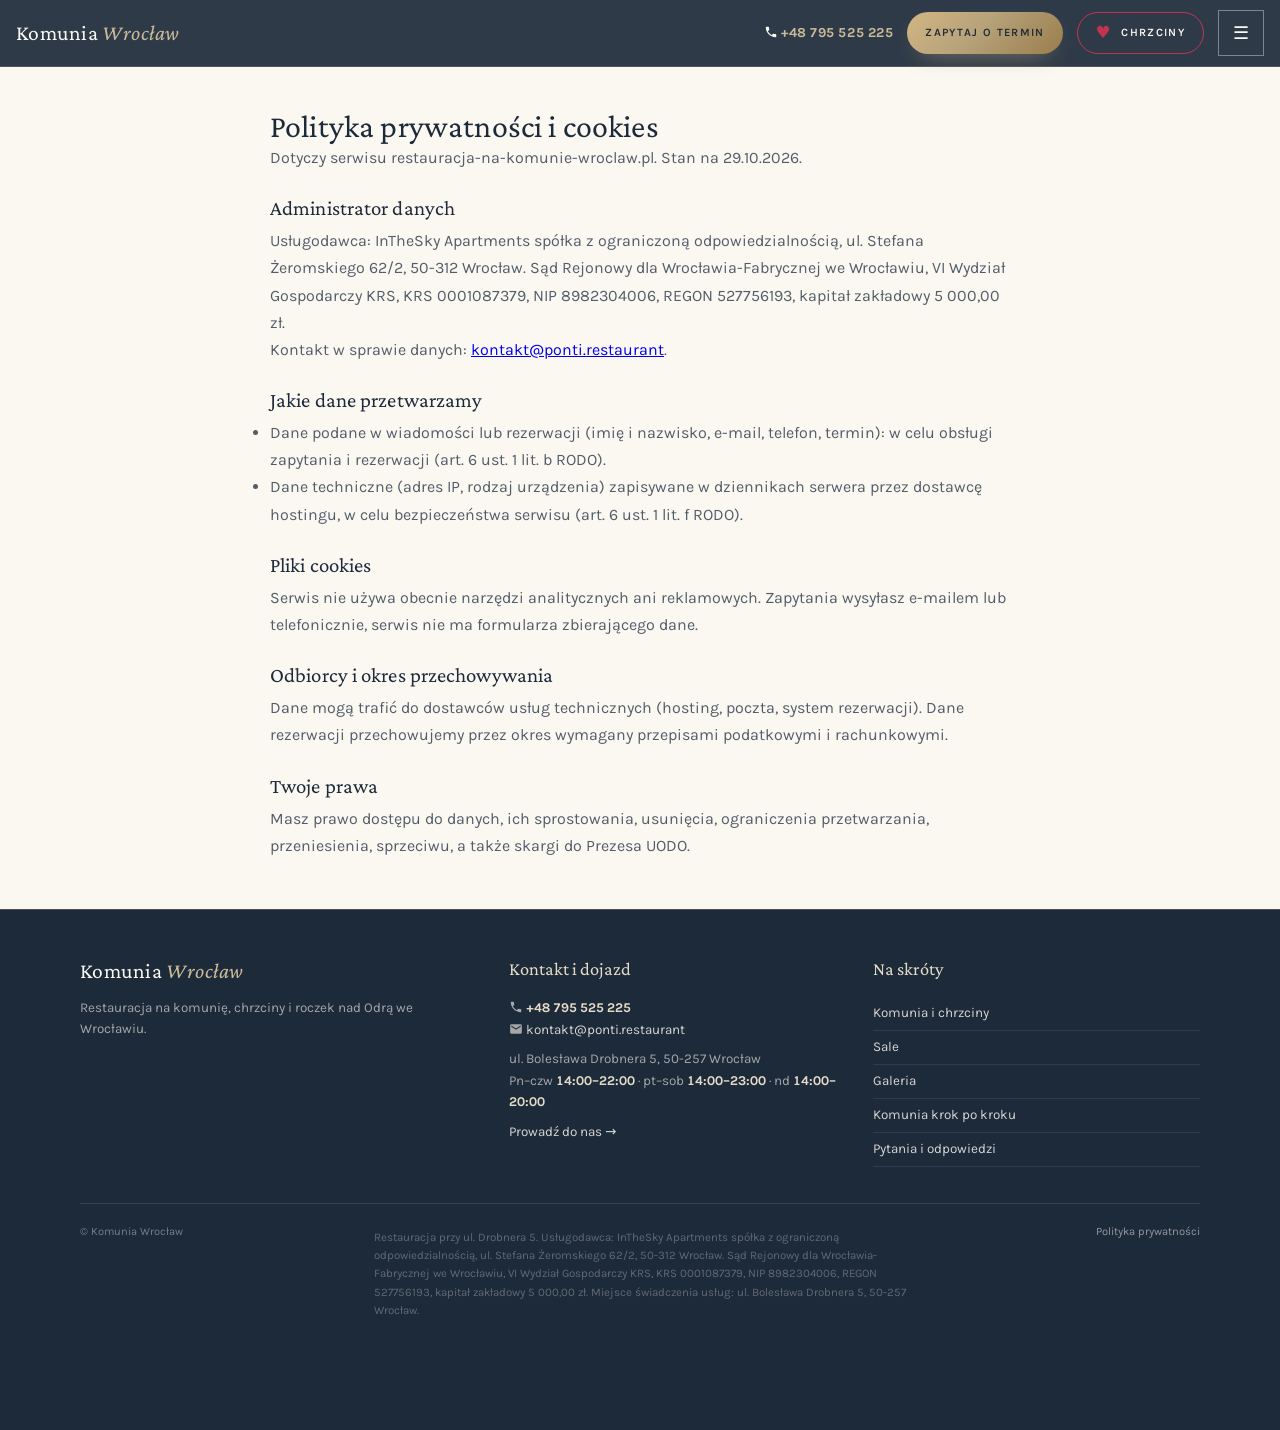
<file: polityka-prywatnosci/index.html>
<!DOCTYPE html>
<html lang="pl">
<head>
<meta charset="utf-8"/>
<meta content="width=device-width, initial-scale=1.0" name="viewport"/>
<title>Polityka prywatności</title>
<meta name="description" content="Polityka prywatności serwisu restauracja-na-komunie-wroclaw.pl."/>
<meta name="robots" content="index, follow, max-image-preview:large"/>
<link href="https://restauracja-na-komunie-wroclaw.pl/polityka-prywatnosci/" rel="canonical"/>
<meta property="og:type" content="website"/><meta property="og:locale" content="pl_PL"/>

<meta property="og:image" content="https://restauracja-na-komunie-wroclaw.pl/media/g-36-ponti-sala-prywatna-nakryta-1600.webp"/>
<meta name="theme-color" content="#1d2a3a"/>
<link rel="icon" href="/favicon.svg" type="image/svg+xml"/>
<link as="font" crossorigin="" href="/fonts/crimson-pro-latin.woff2" rel="preload" type="font/woff2"/>
<link href="/style.css?v=202610291354" rel="stylesheet"/>

</head>
<body>
<header class="topbar">
<a class="wordmark" href="/">Komunia <em>Wrocław</em></a>
<span class="grow"></span>
<a class="top-tel" href="tel:+48795525225"><svg aria-hidden="true" class="ico" viewBox="0 0 24 24"><path d="M6.62 10.79a15.05 15.05 0 0 0 6.59 6.59l2.2-2.2a1 1 0 0 1 1.02-.24c1.12.37 2.33.57 3.57.57a1 1 0 0 1 1 1V20a1 1 0 0 1-1 1C10.85 21 3 13.15 3 4a1 1 0 0 1 1-1h3.5a1 1 0 0 1 1 1c0 1.24.2 2.45.57 3.57a1 1 0 0 1-.25 1.02l-2.2 2.2z"/></svg> <span>+48 795 525 225</span></a>
<a class="btn btn-gold" href="mailto:kontakt@ponti.restaurant?subject=Komunia%3A%20zapytanie&amp;body=Dzie%C5%84%20dobry%2C%0A%0Aprosz%C4%99%20o%20informacj%C4%99%20o%20wolnym%20terminie%20i%20propozycj%C4%99%20menu.%0ATermin%3A%20%0ALiczba%20os%C3%B3b%3A%20%0ATelefon%3A%20%0A%0APozdrawiam">Zapytaj o termin</a>
<a class="btn btn-heart top-cta2" href="/" data-to="pakiety"><span class="hh">♥</span> Chrzciny</a>
<button aria-label="Otwórz menu" class="burger" data-menu-open="">☰</button>
</header>
<nav aria-label="Menu główne" class="menu" id="menu">
<button aria-label="Zamknij menu" class="close" data-menu-close="">✕</button>
<span class="eyebrow">Najczęściej wybierane</span>
<ul class="best">
<li><a href="/" data-to="pakiety"><span class="bic">✦</span><span class="btx"><b>Przyjęcie komunijne</b><small>sala do 120 osób</small></span><span class="chev">→</span></a></li><li><a href="/" data-to="pakiety"><span class="bic">♡</span><span class="btx"><b>Chrzciny i roczek</b><small>kameralna sala prywatna</small></span><span class="chev">→</span></a></li>
</ul>
<span class="eyebrow">Menu</span>
<ul class="plain">
<li><a href="/" data-to="pakiety">Komunia i chrzciny</a></li><li><a href="/" data-to="oferta">Sale</a></li><li><a href="/" data-to="galeria">Galeria</a></li><li><a href="/" data-to="przewodnik">Komunia krok po kroku</a></li><li><a href="/" data-to="faq">Pytania i odpowiedzi</a></li><li><a href="/" data-to="kontakt">Kontakt i dojazd</a></li>
</ul>
<div class="mcta">
<a class="btn btn-gold" href="mailto:kontakt@ponti.restaurant?subject=Komunia%3A%20zapytanie&amp;body=Dzie%C5%84%20dobry%2C%0A%0Aprosz%C4%99%20o%20informacj%C4%99%20o%20wolnym%20terminie%20i%20propozycj%C4%99%20menu.%0ATermin%3A%20%0ALiczba%20os%C3%B3b%3A%20%0ATelefon%3A%20%0A%0APozdrawiam">Zapytaj o termin <span class="arrow">→</span></a>
<a class="btn btn-line" href="tel:+48795525225"><svg aria-hidden="true" class="ico" viewBox="0 0 24 24"><path d="M6.62 10.79a15.05 15.05 0 0 0 6.59 6.59l2.2-2.2a1 1 0 0 1 1.02-.24c1.12.37 2.33.57 3.57.57a1 1 0 0 1 1 1V20a1 1 0 0 1-1 1C10.85 21 3 13.15 3 4a1 1 0 0 1 1-1h3.5a1 1 0 0 1 1 1c0 1.24.2 2.45.57 3.57a1 1 0 0 1-.25 1.02l-2.2 2.2z"/></svg> +48 795 525 225</a>
</div>
</nav>
<main class="doc"><div class="wrap">
<h1>Polityka prywatności i cookies</h1>
<p>Dotyczy serwisu restauracja-na-komunie-wroclaw.pl. Stan na 29.10.2026.</p>
<h2>Administrator danych</h2>
<p>Usługodawca: InTheSky Apartments spółka z ograniczoną odpowiedzialnością, ul. Stefana Żeromskiego 62/2, 50-312 Wrocław. Sąd Rejonowy dla Wrocławia-Fabrycznej we Wrocławiu, VI Wydział Gospodarczy KRS, KRS 0001087379, NIP 8982304006, REGON 527756193, kapitał zakładowy 5 000,00 zł.</p>
<p>Kontakt w sprawie danych: <a href="mailto:kontakt@ponti.restaurant">kontakt@ponti.restaurant</a>.</p>
<h2>Jakie dane przetwarzamy</h2>
<ul><li>Dane podane w wiadomości lub rezerwacji (imię i nazwisko, e-mail, telefon, termin): w celu obsługi zapytania i rezerwacji (art. 6 ust. 1 lit. b RODO).</li>
<li>Dane techniczne (adres IP, rodzaj urządzenia) zapisywane w dziennikach serwera przez dostawcę hostingu, w celu bezpieczeństwa serwisu (art. 6 ust. 1 lit. f RODO).</li></ul>
<h2>Pliki cookies</h2>
<p>Serwis nie używa obecnie narzędzi analitycznych ani reklamowych. Zapytania wysyłasz e-mailem lub telefonicznie, serwis nie ma formularza zbierającego dane.</p>
<h2>Odbiorcy i okres przechowywania</h2>
<p>Dane mogą trafić do dostawców usług technicznych (hosting, poczta, system rezerwacji). Dane rezerwacji przechowujemy przez okres wymagany przepisami podatkowymi i rachunkowymi.</p>
<h2>Twoje prawa</h2>
<p>Masz prawo dostępu do danych, ich sprostowania, usunięcia, ograniczenia przetwarzania, przeniesienia, sprzeciwu, a także skargi do Prezesa UODO.</p>
</div></main>
<footer id="kontakt">
<div class="wrap">
<div class="fgrid">
<div>
<p class="wordmark">Komunia <em>Wrocław</em></p>
<p>Restauracja na komunię, chrzciny i roczek nad Odrą we Wrocławiu.</p>
</div>
<div>
<h4>Kontakt i dojazd</h4>
<p><svg aria-hidden="true" class="ico" viewBox="0 0 24 24"><path d="M6.62 10.79a15.05 15.05 0 0 0 6.59 6.59l2.2-2.2a1 1 0 0 1 1.02-.24c1.12.37 2.33.57 3.57.57a1 1 0 0 1 1 1V20a1 1 0 0 1-1 1C10.85 21 3 13.15 3 4a1 1 0 0 1 1-1h3.5a1 1 0 0 1 1 1c0 1.24.2 2.45.57 3.57a1 1 0 0 1-.25 1.02l-2.2 2.2z"/></svg> <a href="tel:+48795525225"><b>+48 795 525 225</b></a><br/><svg aria-hidden="true" class="ico" viewBox="0 0 24 24"><path d="M20 4H4a2 2 0 0 0-2 2v12a2 2 0 0 0 2 2h16a2 2 0 0 0 2-2V6a2 2 0 0 0-2-2zm0 4.24-8 5-8-5V6l8 5 8-5v2.24z"/></svg> <a href="mailto:kontakt@ponti.restaurant">kontakt@ponti.restaurant</a></p>
<p>ul. Bolesława Drobnera 5, 50-257 Wrocław<br/>Pn–czw <b>14:00–22:00</b> · pt–sob <b>14:00–23:00</b> · nd <b>14:00–20:00</b></p>
<p><a href="https://maps.google.com/?q=Boles%C5%82awa+Drobnera+5+Wroc%C5%82aw" rel="noopener" target="_blank">Prowadź do nas →</a></p>
</div>
<div class="fmenu">
<h4>Na skróty</h4>
<a href="/" data-to="pakiety">Komunia i chrzciny</a><a href="/" data-to="oferta">Sale</a><a href="/" data-to="galeria">Galeria</a><a href="/" data-to="przewodnik">Komunia krok po kroku</a><a href="/" data-to="faq">Pytania i odpowiedzi</a>
</div>
</div>
<div class="legal">
<span>© Komunia Wrocław</span>
<span class="firma">Restauracja przy ul. Drobnera 5. Usługodawca: InTheSky Apartments spółka z ograniczoną odpowiedzialnością, ul. Stefana Żeromskiego 62/2, 50-312 Wrocław. Sąd Rejonowy dla Wrocławia-Fabrycznej we Wrocławiu, VI Wydział Gospodarczy KRS, KRS 0001087379, NIP 8982304006, REGON 527756193, kapitał zakładowy 5 000,00 zł. Miejsce świadczenia usług: ul. Bolesława Drobnera 5, 50-257 Wrocław.</span>
<span><a href="/polityka-prywatnosci/">Polityka prywatności</a></span>
</div>
</div>
</footer>
<script defer src="/site.js?v=202610291354"></script>
</body>
</html>
</file>
<file: style.css>
@font-face{font-family:'Crimson Pro';font-style:normal;font-weight:200 900;font-display:swap;src:url('/fonts/crimson-pro-latin.woff2') format('woff2');unicode-range:U+0000-00FF,U+0131,U+0152-0153,U+02BB-02BC,U+02C6,U+02DA,U+02DC,U+2000-206F,U+2074,U+20AC,U+2122,U+2191,U+2193,U+2212,U+2215,U+FEFF,U+FFFD}
@font-face{font-family:'Crimson Pro';font-style:italic;font-weight:200 900;font-display:swap;src:url('/fonts/crimson-pro-i-latin.woff2') format('woff2');unicode-range:U+0000-00FF,U+0131,U+0152-0153,U+02BB-02BC,U+02C6,U+02DA,U+02DC,U+2000-206F,U+2074,U+20AC,U+2122,U+2191,U+2193,U+2212,U+2215,U+FEFF,U+FFFD}
@font-face{font-family:'Karla';font-style:normal;font-weight:200 800;font-display:swap;src:url('/fonts/karla-latin.woff2') format('woff2');unicode-range:U+0000-00FF,U+0131,U+0152-0153,U+02BB-02BC,U+02C6,U+02DA,U+02DC,U+2000-206F,U+2074,U+20AC,U+2122,U+2191,U+2193,U+2212,U+2215,U+FEFF,U+FFFD}
@font-face{font-family:'Crimson Pro';font-style:normal;font-weight:200 900;font-display:swap;src:url('/fonts/crimson-pro-latin-ext.woff2') format('woff2');unicode-range:U+0100-02AF,U+0304,U+0308,U+0329,U+1E00-1E9F,U+1EF2-1EFF,U+2020,U+20A0-20AB,U+20AD-20C0,U+2113,U+2C60-2C7F,U+A720-A7FF}
@font-face{font-family:'Crimson Pro';font-style:italic;font-weight:200 900;font-display:swap;src:url('/fonts/crimson-pro-i-latin-ext.woff2') format('woff2');unicode-range:U+0100-02AF,U+0304,U+0308,U+0329,U+1E00-1E9F,U+1EF2-1EFF,U+2020,U+20A0-20AB,U+20AD-20C0,U+2113,U+2C60-2C7F,U+A720-A7FF}
@font-face{font-family:'Karla';font-style:normal;font-weight:200 800;font-display:swap;src:url('/fonts/karla-latin-ext.woff2') format('woff2');unicode-range:U+0100-02AF,U+0304,U+0308,U+0329,U+1E00-1E9F,U+1EF2-1EFF,U+2020,U+20A0-20AB,U+20AD-20C0,U+2113,U+2C60-2C7F,U+A720-A7FF}
/* ============ IN THE SKY — design system (BRAND-INTHESKY.md) ============ */




:root{
  --navy:#1d2a3a; --navy-2:#273648; --gold:#b7a27a; --gold-light:#cbbb98;
  --gold-pale:#e5dcc8; --ivory:#fbf8f2; --ink:#111111; --ink-soft:#535d6a;
  --line:#e6e0d3; --rose:#C0344F; --green:#7FC49E; --white:#ffffff;
  --ease:cubic-bezier(.22,.61,.36,1);
}
*{margin:0;padding:0;box-sizing:border-box}
html{scroll-behavior:smooth}
body{font-family:'Karla',system-ui,-apple-system,sans-serif;background:var(--ivory);color:var(--ink);font-size:16px;line-height:1.7;-webkit-font-smoothing:antialiased}
h1,h2,h3,.serif{font-family:'Crimson Pro',Georgia,serif;font-weight:400;line-height:1.06;text-wrap:balance;letter-spacing:.005em}
h1 em,h2 em,h3 em{font-style:italic;color:var(--gold-light)}
img{max-width:100%;display:block}
.wrap{max-width:1160px;margin:0 auto;padding:0 20px}
.eyebrow{font-size:.68rem;letter-spacing:.28em;text-transform:uppercase;font-weight:600;color:var(--gold)}
.btn{display:inline-flex;align-items:center;justify-content:center;gap:9px;min-height:44px;padding:10px 20px;font-weight:600;font-size:.7rem;letter-spacing:.12em;text-transform:uppercase;text-decoration:none;cursor:pointer;border:none;transition:all .3s var(--ease);text-align:center}
.btn-gold{background:var(--gold);color:var(--navy)}
.btn-gold:hover{background:var(--gold-pale);transform:translateY(-2px);box-shadow:0 14px 40px rgba(183,162,122,.35)}
.btn-line{background:transparent;color:var(--ivory);border:1px solid rgba(248,244,238,.45)}
.btn-line:hover{border-color:var(--gold-pale);color:var(--gold-pale)}
.btn-navy{background:var(--navy);color:var(--ivory)}
.btn:focus-visible{outline:3px solid var(--gold);outline-offset:3px}
.arrow{display:inline-block;transition:transform .3s var(--ease)}
.btn:hover .arrow{transform:translateX(6px)}

/* ---------- topbar ---------- */
.topbar{position:fixed;inset:0 0 auto;z-index:80;display:flex;align-items:center;gap:14px;padding:10px 16px;background:rgba(29,42,58,.92);backdrop-filter:blur(8px);border-bottom:1px solid rgba(183,162,122,.25)}
.topbar .logo img{height:40px;width:auto}
.topbar .grow{flex:1}
.top-tel{color:var(--ivory);text-decoration:none;font-weight:700;font-size:.86rem;letter-spacing:.04em;white-space:nowrap}
.top-tel span{color:var(--gold-light)}
.top-direct{color:var(--gold-pale);text-decoration:none;font-size:.72rem;font-weight:600;letter-spacing:.1em;text-transform:uppercase;white-space:nowrap;position:relative;padding:6px 2px;background:linear-gradient(90deg,var(--gold-pale),#fff,var(--gold-pale));background-size:200% 100%;-webkit-background-clip:text;background-clip:text;-webkit-text-fill-color:transparent;animation:shine 3s linear infinite}
@keyframes shine{to{background-position:-200% 0}}
.top-voucher{position:relative;color:var(--ivory);text-decoration:none;font-size:.72rem;font-weight:600;letter-spacing:.1em;text-transform:uppercase;border:1px solid rgba(183,162,122,.5);padding:9px 12px;white-space:nowrap;display:inline-block}
.top-voucher b{color:var(--rose);background:#fff;font-size:.62rem;padding:2px 6px;margin-left:6px;border-radius:2px;animation:pulse25 1.8s var(--ease) infinite;display:inline-block}
@keyframes pulse25{0%,100%{transform:scale(1)}50%{transform:scale(1.14)}}
.topbar .btn{min-height:42px;padding:9px 18px;font-size:.7rem}
.top-cta2{display:inline-flex}
.burger{width:46px;height:46px;background:transparent;border:1px solid rgba(248,244,238,.4);color:var(--ivory);font-size:1.15rem;cursor:pointer;display:flex;align-items:center;justify-content:center}
@media(max-width:1180px){.top-direct{display:none}}
@media(max-width:880px){.topbar .btn,.top-cta2{display:none}.top-tel{font-size:.78rem}.top-voucher{font-size:.6rem;padding:8px 8px}.top-voucher b{font-size:.56rem;padding:2px 4px;margin-left:4px}}
@media(max-width:520px){.top-tel span{display:none}.top-tel{font-size:1rem}}

/* menu overlay */
.menu{position:fixed;inset:0;z-index:90;background:linear-gradient(165deg,#1d2a3a 0%,#1A2440 78%,#22304F 100%);color:var(--ivory);padding:76px 22px 28px;overflow:auto;display:none}
.menu.open{display:block;animation:menuIn .22s ease both}
@keyframes menuIn{from{opacity:0}to{opacity:1}}
@keyframes mItem{from{opacity:0;transform:translateY(10px)}to{opacity:1;transform:none}}
.menu.open ul li{animation:mItem .34s ease both}
.menu.open ul li:nth-child(1){animation-delay:.04s}.menu.open ul li:nth-child(2){animation-delay:.08s}.menu.open ul li:nth-child(3){animation-delay:.12s}.menu.open ul li:nth-child(4){animation-delay:.16s}.menu.open ul li:nth-child(5){animation-delay:.2s}.menu.open ul li:nth-child(6){animation-delay:.24s}.menu.open ul li:nth-child(7){animation-delay:.28s}
@media(prefers-reduced-motion:reduce){.menu.open,.menu.open ul li{animation:none}}
.menu .close{position:absolute;top:16px;right:16px;width:46px;height:46px;background:transparent;border:1px solid rgba(248,244,238,.4);color:var(--ivory);font-size:1.2rem;cursor:pointer}
.menu .eyebrow{display:block;margin-bottom:10px}
.menu ul{list-style:none;margin:0 0 26px}
.menu .best li{margin-bottom:10px}
.menu .best a{display:flex;align-items:center;gap:13px;padding:11px 13px;border:1px solid rgba(183,162,122,.38);background:rgba(183,162,122,.09);color:var(--ivory);text-decoration:none;transition:background .18s,border-color .18s}
.menu .best a:hover{background:rgba(183,162,122,.18);border-color:rgba(183,162,122,.65)}
.menu .best .bic{flex:0 0 44px;height:44px;display:flex;align-items:center;justify-content:center;border:1px solid rgba(183,162,122,.5);background:rgba(29,42,58,.55)}
.menu .best .bic svg{width:21px;height:21px;fill:var(--gold-light)}
.menu .best .btx{flex:1;min-width:0;display:flex;flex-direction:column;gap:2px}
.menu .best .btx b{font-family:'Crimson Pro',Georgia,serif;font-weight:400;font-size:1.28rem;line-height:1.12}
.menu .best .btx small{font-family:'Karla',sans-serif;font-size:.66rem;letter-spacing:.03em;color:var(--gold-light)}
.menu .best .badge{font-family:'Karla',sans-serif;font-weight:700;font-size:.88rem;color:var(--navy);background:var(--gold);padding:7px 10px;white-space:nowrap}
.menu .best .chev{color:rgba(183,162,122,.75);font-size:1.05rem}
.menu .plain a{display:flex;justify-content:space-between;align-items:center;padding:11px 2px;color:var(--ivory);text-decoration:none;font-family:'Crimson Pro',Georgia,serif;font-size:1.55rem;line-height:1.1;border-bottom:1px solid rgba(248,244,238,.13);transition:padding-left .18s,color .18s}
.menu .plain a::after{content:'→';font-family:'Karla',sans-serif;font-size:.95rem;color:rgba(183,162,122,.55)}
.menu .plain a:hover{padding-left:8px;color:var(--gold-pale)}
.menu .mcta{display:grid;gap:12px;margin-top:20px}
@media(min-width:768px){
  .menu{left:auto;width:min(440px,92vw);box-shadow:-40px 0 90px rgba(0,0,0,.5);border-left:1px solid rgba(183,162,122,.25)}
  .menu.open{animation:menuSlide .28s ease both}
  @keyframes menuSlide{from{opacity:0;transform:translateX(36px)}to{opacity:1;transform:none}}
}

/* ---------- hero ze sliderem pionów ---------- */
.hero{position:relative;min-height:92svh;display:grid;align-items:end;color:var(--ivory);isolation:isolate;overflow:hidden;background:var(--navy)}
.slides{position:absolute;inset:0;z-index:-2}
.slides img{position:absolute;inset:0;width:100%;height:100%;object-fit:cover;opacity:0;transition:opacity 1.1s var(--ease);filter:brightness(.85)}
.slides img.on{opacity:1}
.hero::after{content:"";position:absolute;inset:0;z-index:-1;background:linear-gradient(180deg,rgba(29,42,58,.62),rgba(29,42,58,.34) 42%,rgba(29,42,58,.94) 100%)}
.hero-inner{padding:112px 0 42px;max-width:880px;text-align:center}
.hero-inner .badge{margin-left:auto;margin-right:auto}
.hero .cta-row{justify-content:center}
.hero .cta-row .btn{min-height:42px;padding:9px 16px;font-size:.64rem;width:auto;max-width:250px}
.ico{display:inline-block;vertical-align:-2px;width:14px;height:14px;fill:currentColor}
.hero .trustbar{justify-content:center}
@media(min-width:900px){.hero-inner{text-align:left}.hero .cta-row{justify-content:flex-start}.hero .trustbar{justify-content:flex-start}.hero-inner .badge{margin-left:0}}
.dots{display:flex;gap:8px;margin-top:18px;justify-content:center}
@media(min-width:900px){.dots{justify-content:flex-start}}
.dots button{width:26px;height:4px;border:none;background:rgba(248,244,238,.3);cursor:pointer;padding:0;transition:background .3s}
.dots button.on{background:var(--gold)}
@media(min-width:900px){
  .hero{min-height:92vh;align-items:end;justify-items:center}
  .hero::after{background:linear-gradient(180deg,rgba(29,42,58,.45) 0%,rgba(29,42,58,.25) 40%,rgba(29,42,58,.78) 100%)}
  .hero-inner{padding:120px 24px 56px;max-width:1040px;text-align:center}
  .hero-inner h1{font-size:clamp(2.2rem,3.6vw,3.3rem);text-wrap:balance}
  .hero .cta-row{justify-content:center}
  .hero .trustbar{justify-content:center}
  .hero-inner .badge{margin-left:auto}
  .datebar{margin-left:auto;margin-right:auto}
  .dots{justify-content:center}
}
.slides picture{position:absolute;inset:0}
.slides picture img{position:absolute;inset:0}
/* przycisk pakiet romantyczny z sercem */
.btn-heart{background:transparent;color:var(--ivory);border:1px solid var(--rose);position:relative}
.btn-heart .hh{color:var(--rose);font-size:1.05rem;line-height:1;animation:heartBeat 1.6s var(--ease) infinite;display:inline-block}
.btn-heart:hover{background:rgba(192,52,79,.14);border-color:#E05C77;color:#fff}
@keyframes heartBeat{0%,100%{transform:scale(1)}12%{transform:scale(1.25)}24%{transform:scale(1)}36%{transform:scale(1.18)}}
.badge{display:inline-flex;align-items:center;gap:10px;border:1px solid var(--gold-pale);color:var(--gold-pale);font-size:.64rem;font-weight:600;letter-spacing:.24em;text-transform:uppercase;padding:8px 16px;margin-bottom:22px}
.badge::before{content:"";width:6px;height:6px;background:var(--rose);border-radius:50%}
.hero h1{font-size:clamp(1.95rem,6vw,3.8rem);margin-bottom:14px}
.hero p.lead{font-size:clamp(.98rem,1.5vw,1.15rem);font-weight:300;max-width:56ch;margin-bottom:28px;color:rgba(248,244,238,.94)}
.cta-row{display:flex;flex-wrap:wrap;gap:12px}
.trustbar{display:flex;flex-wrap:wrap;gap:10px 34px;margin-top:34px;padding-top:20px;border-top:1px solid rgba(248,244,238,.22);font-size:.78rem;color:rgba(248,244,238,.82)}
.trustbar b{color:var(--gold-pale);font-weight:700;font-variant-numeric:tabular-nums}
@media(max-width:640px){.hero{min-height:0}.hero-inner{padding:120px 0 38px}.cta-row .btn{width:100%}}

/* silnik rezerwacyjny na stronie */
.engine{background:var(--navy);color:var(--ivory);padding:30px 0 34px;border-top:1px solid rgba(183,162,122,.25)}
.engine .head{text-align:center;max-width:700px;margin:0 auto 20px}
.engine h2{font-size:clamp(1.7rem,4.2vw,2.5rem)}
.engine .frame{max-width:980px;margin:0 auto;background:var(--white);border:1px solid rgba(183,162,122,.5);overflow:hidden}
.engine iframe:not(#previo-booking-iframe){display:block;width:100%;height:min(410px,48vh);border:0}#previo-booking-iframe{display:block;width:100%;border:0}
.engine .note{text-align:center;font-size:.74rem;color:rgba(248,244,238,.65);margin-top:14px}
.engine .note b{color:var(--gold-pale)}

/* pasek parkingowy — cienki */
.thinstrip{background:var(--ivory);border-block:1px solid var(--line);padding:12px 20px;text-align:center;font-size:.8rem;letter-spacing:.16em;text-transform:uppercase;font-weight:600;color:var(--ink-soft)}
.thinstrip b{color:var(--navy)}

/* slider atutów */
.atuty-slider{display:grid;grid-auto-flow:column;grid-auto-columns:min(56vw,240px);gap:16px;overflow-x:auto;scroll-snap-type:x mandatory;padding:4px 20px 18px;scrollbar-width:thin;scrollbar-color:var(--gold) transparent}
.atuty-slider::-webkit-scrollbar{height:6px}
.atuty-slider::-webkit-scrollbar-thumb{background:var(--gold)}
.atuty-slider .atut{scroll-snap-align:start;aspect-ratio:4/5}

/* modal znizki (tytuly, zero podtytulow) */
.pop .tiles{display:grid;grid-template-columns:1fr 1fr;gap:10px;margin:18px 0 22px}
.pop .tile{border:1px solid rgba(183,162,122,.4);padding:16px 10px;font-family:'Crimson Pro',Georgia,serif;font-size:1.05rem;line-height:1.25;color:var(--ivory)}
.pop .tile b{display:block;font-family:'Karla';font-size:1.3rem;color:var(--gold-pale);font-variant-numeric:tabular-nums;margin-bottom:4px}

/* chat input */
.ch-in{display:flex;border-top:1px solid var(--line);background:var(--white)}
.ch-in input{flex:1;border:0;padding:12px;font:inherit;font-size:.85rem;min-width:0}
.ch-in input:focus{outline:2px solid var(--gold);outline-offset:-2px}
.ch-in button{border:0;background:var(--gold);color:var(--navy);font-weight:700;padding:0 18px;cursor:pointer;font-size:1rem}
.msg .card{display:block;border:1px solid var(--line);text-decoration:none;color:var(--ink);margin-top:8px;background:var(--ivory)}
.msg .card img{width:100%;height:110px;object-fit:cover}
.msg .card span{display:block;padding:8px 10px;font-size:.76rem;font-weight:600}
.msg .card em{color:var(--gold);font-style:normal}

/* language switcher */
.lang{display:flex;gap:2px;align-items:center}
.lang a{color:rgba(248,244,238,.55);text-decoration:none;font-size:.66rem;font-weight:700;letter-spacing:.08em;padding:6px 7px;text-transform:uppercase}
.lang a.on,.lang a:hover{color:var(--gold-pale)}
@media(max-width:600px){.lang{display:none}.menu .lang{display:flex;margin-bottom:18px}}

/* ---------- direct booking strip + korzysci ---------- */
.direct{background:var(--navy);color:var(--ivory);padding:56px 0 60px;border-top:1px solid rgba(183,162,122,.25)}
.direct h2{font-size:clamp(1.7rem,4.2vw,2.6rem);margin-bottom:8px}
.direct .sub{color:rgba(248,244,238,.75);font-weight:300;max-width:60ch;margin-bottom:28px;font-size:.95rem}
.perks{display:grid;grid-template-columns:repeat(auto-fit,minmax(250px,1fr));gap:1px;background:rgba(183,162,122,.3);border:1px solid rgba(183,162,122,.3)}
.perk{background:var(--navy);padding:20px 22px;display:flex;gap:14px;align-items:flex-start}
.perk b{color:var(--gold-pale);font-variant-numeric:tabular-nums;font-size:1.05rem;line-height:1.3}
.perk .t{font-size:.86rem;color:rgba(248,244,238,.9)}
.perk .t strong{display:block;color:var(--ivory);font-size:.92rem;margin-bottom:2px}
.perk::before{content:"✓";color:var(--gold);font-weight:700;margin-top:2px}

/* marquee */
.marquee{background:var(--navy-2);color:var(--gold-pale);overflow:hidden;border-block:1px solid rgba(183,162,122,.2)}
.marquee-track{display:flex;white-space:nowrap;animation:mq 30s linear infinite;width:max-content}
@keyframes mq{to{transform:translateX(-50%)}}
.marquee span{font-family:'Crimson Pro',Georgia,serif;font-size:1rem;padding:12px 24px;display:inline-flex;align-items:center;gap:24px}
.marquee span::after{content:"✦";color:var(--gold);font-size:.7rem}
.marquee span b{color:#FF9AA8;font-weight:400}

/* ---------- sekcje wspolne ---------- */
.sec{padding:52px 0}
.sec .head{max-width:780px;margin:0 auto 26px;text-align:center}
.sec h2{font-size:clamp(2rem,5vw,3.4rem);margin:12px 0 12px}
.sec h2 em{color:var(--gold)}
.sec .head p{color:var(--ink-soft);font-weight:300}
.sec.dark{background:var(--navy);color:var(--ivory)}
.sec.dark .head p{color:rgba(248,244,238,.75)}
.sec.dark h2 em{color:var(--gold-pale)}

/* atuty — zdjecia zamiast ikon */
.atuty{display:grid;grid-template-columns:repeat(auto-fit,minmax(280px,1fr));gap:18px}
.atut{position:relative;aspect-ratio:4/5;overflow:hidden;color:var(--ivory);display:flex;align-items:flex-end;text-decoration:none}
.atut img{position:absolute;inset:0;width:100%;height:100%;object-fit:cover;transition:transform .8s var(--ease)}
.atut:hover img{transform:scale(1.06)}
.atut::after{content:"";position:absolute;inset:0;background:linear-gradient(180deg,rgba(29,42,58,0) 42%,rgba(29,42,58,.88) 100%)}
.atut .cap{position:relative;z-index:2;padding:14px}
.atut .cap h3{font-size:1.15rem;margin-bottom:2px}
.atut .cap p{font-size:.8rem;color:rgba(248,244,238,.85);font-weight:300}

/* pakiety karty */
.plans{display:grid;grid-template-columns:repeat(auto-fit,minmax(260px,1fr));gap:16px;align-items:stretch}
.plan{background:var(--navy-2);border:1px solid rgba(183,162,122,.2);display:flex;flex-direction:column;position:relative;overflow:hidden;transition:transform .35s var(--ease),border-color .35s var(--ease);color:var(--ivory)}
.plan:hover{transform:translateY(-8px);border-color:var(--gold)}
.plan.featured{border-color:var(--gold)}
.plan .photo{aspect-ratio:16/9;overflow:hidden;position:relative}
.plan .photo img{width:100%;height:100%;object-fit:cover;transition:transform .8s var(--ease)}
.plan:hover .photo img{transform:scale(1.05)}
.ribbon{position:absolute;top:14px;left:14px;background:var(--rose);color:#fff;font-size:.6rem;font-weight:700;letter-spacing:.18em;text-transform:uppercase;padding:6px 12px;z-index:2}
.ribbon.gold{background:var(--gold);color:var(--navy)}
.plan-body{padding:18px 16px 18px;display:flex;flex-direction:column;flex:1;gap:0}
.plan h3{font-size:1.35rem;margin-bottom:3px}
.plan .floors{font-size:.66rem;letter-spacing:.18em;text-transform:uppercase;color:var(--gold-pale);font-weight:600;margin-bottom:14px}
.price-row{display:flex;align-items:baseline;gap:12px}
.price-now{font-family:'Crimson Pro',Georgia,serif;font-size:2.1rem;color:var(--gold-pale);font-variant-numeric:tabular-nums;line-height:1}
.price-now small{font-size:1.05rem}
.price-from{font-size:.72rem;color:rgba(248,244,238,.6)}
.plan ul{list-style:none;margin:14px 0 22px;flex:1}
.plan li{padding:8px 0 8px 26px;position:relative;font-size:.87rem;color:rgba(248,244,238,.88);border-bottom:1px solid rgba(183,162,122,.13)}
.plan li:last-child{border-bottom:none}
.plan li::before{content:"—";position:absolute;left:0;color:var(--gold)}
.plan .btn{width:100%}

/* apartamenty slider */
.aps-slider{display:grid;grid-auto-flow:column;grid-auto-columns:min(60vw,250px);gap:16px;overflow-x:auto;scroll-snap-type:x mandatory;padding:4px 20px 18px;scrollbar-width:thin;scrollbar-color:var(--gold) transparent}
.aps-slider::-webkit-scrollbar{height:6px}
.aps-slider::-webkit-scrollbar-thumb{background:var(--gold)}
.ap{scroll-snap-align:start;background:var(--white);border:1px solid var(--line);display:flex;flex-direction:column;transition:transform .35s var(--ease),box-shadow .35s var(--ease)}
.ap:hover{transform:translateY(-6px);box-shadow:0 20px 50px rgba(29,42,58,.14)}
.ap .photo{aspect-ratio:4/5;overflow:hidden}
.ap .photo img{width:100%;height:100%;object-fit:cover;transition:transform .8s var(--ease)}
.ap:hover .photo img{transform:scale(1.05)}
.ap-body{padding:18px 18px 20px;display:flex;flex-direction:column;gap:6px;flex:1}
.ap-body h3{font-size:1.08rem}
.ap-body .fl{font-size:.64rem;letter-spacing:.16em;text-transform:uppercase;color:var(--gold);font-weight:600}
.ap-body .pr{margin-top:auto;padding-top:8px;font-size:.8rem;color:var(--ink-soft)}
.ap-body .pr b{font-family:'Crimson Pro',Georgia,serif;font-size:1.3rem;color:var(--navy);font-variant-numeric:tabular-nums}
.ap-body .btn{min-height:46px;padding:10px 14px;font-size:.7rem;margin-top:10px}

/* ---------- sky tower — film ---------- */
.tower{position:relative;background:var(--navy)}
.tower .stick{position:relative;height:min(74svh,660px);overflow:hidden;display:grid;align-items:end;isolation:isolate}
.tower video{position:absolute;inset:0;width:100%;height:100%;object-fit:cover;z-index:-2}
.tower .stick::after{content:"";position:absolute;inset:0;z-index:-1;background:linear-gradient(180deg,rgba(29,42,58,.3),rgba(29,42,58,0) 40%,rgba(29,42,58,.86))}
.tower .panel{color:var(--ivory);text-align:center;padding:0 22px 34px;text-shadow:0 2px 18px rgba(29,42,58,.9);width:100%}
.tower h2{font-size:clamp(1.4rem,3.6vw,2.2rem);margin:0 0 4px}
.tower p{max-width:46ch;margin:0 auto;color:rgba(248,244,238,.85);font-weight:300;font-size:.95rem}
.tower .stats{display:flex;justify-content:center;gap:26px;margin-top:12px;flex-wrap:wrap}
.tower .stats b{display:block;font-family:'Crimson Pro',Georgia,serif;font-size:1.4rem;color:var(--gold-pale);font-variant-numeric:tabular-nums}
.tower .stats span{font-size:.7rem;letter-spacing:.14em;text-transform:uppercase;color:rgba(248,244,238,.7)}

/* opinie */
.scores{display:flex;flex-wrap:wrap;gap:20px 54px;justify-content:center;margin-top:8px}
.score b{display:block;font-family:'Crimson Pro',Georgia,serif;font-size:2.6rem;color:var(--gold);font-variant-numeric:tabular-nums}
.score span{font-size:.74rem;color:var(--ink-soft)}
blockquote.op{font-family:'Crimson Pro',Georgia,serif;font-size:clamp(1.4rem,3vw,2rem);line-height:1.3;max-width:30ch;margin:34px auto 8px;text-align:center}
blockquote.op em{color:var(--gold)}
.op-src{text-align:center;font-size:.78rem;color:var(--ink-soft)}

/* voucher cross */
.vcross{position:relative;isolation:isolate;color:var(--ivory);text-align:center;padding:64px 22px;overflow:hidden}
.vcross img.bg{position:absolute;inset:0;width:100%;height:100%;object-fit:cover;z-index:-2}
.vcross::after{content:"";position:absolute;inset:0;background:rgba(29,42,58,.74);z-index:-1}
.vcross h2{font-size:clamp(1.9rem,4.6vw,3.1rem);max-width:24ch;margin:12px auto}
.vcross p{max-width:52ch;margin:0 auto 28px;font-weight:300;color:rgba(248,244,238,.85)}
.voff{display:inline-block;background:var(--rose);color:#fff;font-weight:700;font-size:.72rem;letter-spacing:.14em;padding:6px 12px;text-transform:uppercase;animation:pulse25 1.8s var(--ease) infinite}

/* faq */
.faq-t{max-width:860px;margin:0 auto;border:1px solid var(--line);background:var(--white)}
.faq-t .row{display:grid;grid-template-columns:minmax(130px,34%) 1fr;border-bottom:1px solid var(--line)}
.faq-t .row:last-child{border-bottom:none}
.faq-t .q{padding:16px 18px;font-weight:600;font-size:.9rem;background:var(--ivory);border-right:1px solid var(--line)}
.faq-t .a{padding:16px 18px;font-size:.9rem;color:var(--ink-soft)}
@media(max-width:620px){.faq-t .row{grid-template-columns:1fr}.faq-t .q{border-right:none;border-bottom:1px dashed var(--line)}}

/* lokalizacja / kontakt */
.loc{display:grid;grid-template-columns:1fr 1fr;gap:34px;align-items:center}
.loc .card{background:var(--white);border:1px solid var(--line);padding:30px}
.loc .card p{font-size:.92rem;margin-bottom:10px}
.loc .card b{font-variant-numeric:tabular-nums}
.loc .ph{aspect-ratio:4/3;overflow:hidden}
.loc .ph img{width:100%;height:100%;object-fit:cover}
@media(max-width:820px){.loc{grid-template-columns:1fr}}

/* footer */
footer{background:var(--navy);color:rgba(248,244,238,.62);font-size:.84rem;padding:44px 0 110px;border-top:1px solid rgba(183,162,122,.3)}
footer .fgrid{display:grid;grid-template-columns:1.2fr 1fr 1fr;gap:36px;align-items:start}
@media(max-width:760px){footer .fgrid{grid-template-columns:1fr;gap:28px}}
footer img{height:44px;margin:0 0 14px}
footer h4{font-family:'Crimson Pro',Georgia,serif;font-weight:400;color:var(--gold-pale);font-size:1.15rem;margin-bottom:12px}
footer p{margin-bottom:8px;line-height:1.6}
footer a{color:rgba(248,244,238,.85);text-decoration:none}
footer a:hover{color:var(--gold-pale)}
footer .fmenu a{display:block;padding:5px 0;border-bottom:1px solid rgba(248,244,238,.08)}
footer .legal{margin-top:36px;padding-top:18px;border-top:1px solid rgba(248,244,238,.12);display:flex;flex-wrap:wrap;gap:8px 22px;justify-content:space-between;font-size:.7rem;color:rgba(248,244,238,.42)}
footer .legal a{color:rgba(248,244,238,.55)}
footer b{color:var(--gold-pale);font-variant-numeric:tabular-nums}

/* karty pakietow (pakiety.html) */
.pk-grid{display:grid;grid-template-columns:repeat(auto-fill,minmax(190px,1fr));gap:12px}
.pk{background:var(--white);border:1px solid var(--line);display:flex;flex-direction:column;text-decoration:none;color:var(--ink);transition:transform .3s var(--ease),box-shadow .3s var(--ease)}
.pk:hover{transform:translateY(-5px);box-shadow:0 18px 44px rgba(29,42,58,.14)}
.pk .photo{aspect-ratio:16/9;overflow:hidden}
.pk .photo img{width:100%;height:100%;object-fit:cover;transition:transform .7s var(--ease)}
.pk:hover .photo img{transform:scale(1.05)}
.pk .b{padding:14px 16px 16px;display:flex;flex-direction:column;gap:4px;flex:1}
.pk h3{font-size:1.15rem;color:var(--navy)}
.pk p{font-size:.78rem;color:var(--ink-soft);flex:1}
.pk .go{font-size:.66rem;letter-spacing:.14em;text-transform:uppercase;font-weight:700;color:var(--gold-deep)}

/* sticky mobile bar */
.stickybar{position:fixed;left:50%;transform:translateX(-50%);bottom:calc(8px + env(safe-area-inset-bottom));z-index:70;display:none;width:min(78vw,300px);padding:0;background:transparent;border:0}
.stickybar .btn{width:100%;min-height:38px;font-size:.6rem;padding:8px 12px;box-shadow:0 10px 30px rgba(29,42,58,.45)}
@media(max-width:880px){.stickybar{display:block}}
/* telefon nad czatem */
.tel-fab{position:fixed;right:14px;bottom:calc(126px + env(safe-area-inset-bottom));z-index:75;width:54px;height:54px;border-radius:50%;background:var(--navy);border:1px solid var(--gold);color:var(--gold-pale);display:none;align-items:center;justify-content:center;text-decoration:none;box-shadow:0 10px 30px rgba(29,42,58,.35)}
.tel-fab .ico{width:20px;height:20px}
@media(max-width:880px){.tel-fab{display:flex}}
@media(min-width:881px){.tel-fab{display:flex;bottom:84px}}

/* chat */
.chat-fab{position:fixed;right:14px;bottom:calc(64px + env(safe-area-inset-bottom));z-index:75;width:54px;height:54px;border-radius:50%;background:var(--gold);color:var(--navy);border:none;font-size:1.35rem;cursor:pointer;box-shadow:0 10px 30px rgba(29,42,58,.35)}
@media(min-width:881px){.chat-fab{bottom:20px}}
.chat{position:fixed;right:12px;bottom:calc(190px + env(safe-area-inset-bottom));z-index:76;width:min(92vw,360px);max-height:min(58vh,500px);background:var(--white);border:1px solid var(--line);display:none;flex-direction:column;box-shadow:0 24px 70px rgba(29,42,58,.35)}
@media(min-width:881px){.chat{bottom:84px}}
.chat.open{display:flex}
.chat .ch-h{background:var(--navy);color:var(--ivory);padding:12px 14px;font-size:.82rem;display:flex;justify-content:space-between;align-items:center}
.chat .ch-h b{font-weight:600}
.chat .ch-h button{background:none;border:none;color:var(--ivory);font-size:1rem;cursor:pointer}
.chat .ch-m{flex:1;overflow:auto;padding:12px;display:flex;flex-direction:column;gap:8px;background:var(--ivory)}
.msg{max-width:86%;padding:9px 12px;font-size:.82rem;line-height:1.5}
.msg.bot{background:var(--white);border:1px solid var(--line)}
.msg.me{background:var(--navy);color:var(--ivory);align-self:flex-end}
.msg a{color:var(--gold);font-weight:600}
.chips{display:flex;flex-wrap:wrap;gap:6px;padding:10px;border-top:1px solid var(--line);background:var(--white)}
.chips button{border:1px solid var(--gold);background:transparent;color:var(--navy);font-size:.68rem;font-weight:600;padding:7px 10px;cursor:pointer;letter-spacing:.04em}
.chips button:hover{background:var(--gold);color:var(--navy)}

/* popup */
.pop{position:fixed;inset:0;z-index:95;background:rgba(29,42,58,.6);display:none;align-items:center;justify-content:center;padding:20px}
.pop.open{display:flex}
.pop .box{background:var(--navy);color:var(--ivory);max-width:420px;width:100%;padding:34px 28px;text-align:center;border:1px solid rgba(183,162,122,.4);position:relative}
.pop .box .x{position:absolute;top:10px;right:12px;background:none;border:none;color:rgba(248,244,238,.6);font-size:1.25rem;cursor:pointer;padding:6px}
.pop .big{font-family:'Crimson Pro',Georgia,serif;font-size:3rem;color:var(--gold-pale)}
.pop h3{font-size:1.5rem;margin:6px 0 8px}
.pop p{font-size:.85rem;color:rgba(248,244,238,.8);margin-bottom:20px}

/* cookies */
.cook{position:fixed;left:12px;right:12px;bottom:calc(58px + env(safe-area-inset-bottom));z-index:85;background:var(--white);border:1px solid var(--line);padding:14px 16px;display:none;gap:12px;align-items:center;flex-wrap:wrap;box-shadow:0 18px 50px rgba(29,42,58,.25);font-size:.78rem}
@media(min-width:881px){.cook{left:auto;right:20px;bottom:20px;max-width:420px}}
.cook.show{display:flex}
.cook p{flex:1 1 220px;color:var(--ink-soft);margin:0}
.cook button{min-height:40px;padding:8px 16px;font-size:.68rem}
.cook .ghost{background:transparent;border:1px solid var(--line);color:var(--ink-soft);cursor:pointer;text-transform:uppercase;letter-spacing:.08em;font-weight:600}

/* reveal */
.reveal{opacity:0;transform:translateY(32px);transition:opacity .7s var(--ease),transform .7s var(--ease)}
.reveal.in{opacity:1;transform:none}
.reveal.d1{transition-delay:.1s}.reveal.d2{transition-delay:.2s}.reveal.d3{transition-delay:.3s}
.pulse{animation:ctaPulse 2.2s var(--ease) infinite}
@keyframes ctaPulse{0%,100%{box-shadow:0 0 0 0 rgba(183,162,122,.55)}50%{box-shadow:0 0 0 14px rgba(183,162,122,0)}}
@media (prefers-reduced-motion:reduce){
  html{scroll-behavior:auto}
  *,*::before,*::after{animation:none!important;transition:none!important}
  .reveal{opacity:1;transform:none}
}

/* blog */
.blog-grid{display:grid;grid-template-columns:repeat(auto-fill,minmax(240px,1fr));gap:16px}
.bpost{background:var(--white);border:1px solid var(--line);display:flex;flex-direction:column;text-decoration:none;color:var(--ink);transition:transform .3s var(--ease),box-shadow .3s var(--ease)}
.bpost:hover{transform:translateY(-4px);box-shadow:0 16px 40px rgba(29,42,58,.12)}
.bpost .photo{aspect-ratio:16/9;overflow:hidden}
.bpost img{width:100%;height:100%;object-fit:cover}
.bpost .b{padding:14px 16px 16px;display:flex;flex-direction:column;gap:6px;flex:1}
.bpost h3{font-size:1.12rem;color:var(--navy)}
.bpost p{font-size:.78rem;color:var(--ink-soft);flex:1}
.bpost .go{font-size:.64rem;letter-spacing:.14em;text-transform:uppercase;font-weight:700;color:var(--gold-deep)}
.art{max-width:720px;margin:0 auto;padding:118px 20px 60px}
.art h1{font-size:clamp(1.7rem,5vw,2.6rem);margin:10px 0 14px}
.art .meta{font-size:.7rem;letter-spacing:.14em;text-transform:uppercase;color:var(--gold-deep);font-weight:600}
.art img.lead{width:100%;aspect-ratio:16/9;object-fit:cover;margin:16px 0}
.art h2{font-size:clamp(1.25rem,3.4vw,1.7rem);margin:26px 0 8px}
.art p,.art li{font-size:.95rem;color:#2A3242;margin-bottom:12px;line-height:1.75}
.art ul{margin:0 0 12px 20px}
.art .cta-box{background:var(--navy);color:var(--ivory);padding:22px;margin:26px 0;text-align:center}
.art .cta-box p{color:rgba(248,244,238,.85);font-size:.88rem}
.art a{color:var(--gold-deep)}
/* galeria */
.gal{columns:2 160px;column-gap:10px;padding:0 20px;max-width:1160px;margin:0 auto}
@media(min-width:800px){.gal{columns:3 240px}}
.gal a{display:block;margin-bottom:10px;break-inside:avoid}
.gal img{width:100%;display:block;transition:transform .4s var(--ease)}
.gal a:hover img{transform:scale(1.02)}
.lightbox{position:fixed;inset:0;z-index:96;background:rgba(29,42,58,.94);display:none;align-items:center;justify-content:center;padding:18px}
.lightbox.open{display:flex}
.lightbox img{max-width:96vw;max-height:88vh;object-fit:contain}
.lightbox button{position:absolute;top:14px;right:14px;width:46px;height:46px;background:transparent;border:1px solid rgba(248,244,238,.5);color:var(--ivory);font-size:1.2rem;cursor:pointer}

/* pasek dat w hero */
.datebar{display:flex;flex-wrap:wrap;gap:10px;align-items:end;margin:20px 0 4px;
  background:rgba(29,42,58,.66);backdrop-filter:blur(8px);border:1px solid rgba(183,162,122,.45);padding:14px}
.datebar label{display:grid;gap:5px;font-size:.6rem;letter-spacing:.16em;text-transform:uppercase;color:var(--gold-pale);flex:1 1 130px}
.datebar input{background:rgba(248,244,238,.06);border:1px solid rgba(248,244,238,.3);color:var(--ivory);
  padding:10px 10px;font:inherit;font-size:.9rem;min-height:44px;color-scheme:dark;width:100%}
.datebar .btn{flex:1 1 220px;min-height:46px}
@media(max-width:640px){.datebar{padding:12px}.datebar label{flex:1 1 46%}.datebar .btn{flex:1 1 100%}}
@media(min-width:900px){.datebar{max-width:640px;margin-left:auto;margin-right:auto}}
/* atrakcje */
.atrakcje-grid{display:grid;grid-template-columns:repeat(auto-fit,minmax(min(100%,300px),1fr));gap:16px;margin-top:26px}
.atr{border:1px solid var(--line);background:var(--white);padding:22px}
.atr b{font-family:'Crimson Pro',Georgia,serif;font-weight:400;font-size:1.25rem;display:block;margin-bottom:8px}
.atr p{font-size:.88rem;color:var(--ink-soft);line-height:1.6}
.atr.zloty{background:var(--navy);color:var(--ivory);border-color:rgba(183,162,122,.5)}
.atr.zloty p{color:rgba(248,244,238,.82)}
.atr.zloty .btn{margin-top:12px;color:var(--gold-pale);border-color:var(--gold)}

/* ---- MOBILE HERO SPLIT: kwadratowe zdjecie, tresc i silnik POD zdjeciem ---- */
@media(max-width:899px){
  .hero{display:block;min-height:0;background:var(--navy)}
  .hero::after{content:none}                       /* zdjecia bez przeslony */
  .slides{position:relative;inset:auto;z-index:0;aspect-ratio:1/1;width:100%}
  .slides img{filter:none}
  .hero-inner{padding:24px 18px 30px;max-width:none;text-align:center}
  .hero-inner h1{font-size:clamp(1.5rem,6.4vw,2rem)}
  .hero .cta-row{flex-direction:row;flex-wrap:nowrap;gap:8px;justify-content:center}
  .hero .cta-row .btn{flex:1 1 0;max-width:none;min-height:40px;padding:8px 8px;font-size:.56rem;white-space:nowrap}
  .datebar{margin:14px 0 2px}
  .hero .trustbar{margin-top:14px}
  .dots{position:absolute;top:calc(100vw - 26px);left:0;right:0;margin:0}
}

/* partnerzy Prestige Pass */
.pp-lista{display:grid;grid-template-columns:repeat(auto-fill,minmax(min(100%,210px),1fr));gap:18px;margin-top:24px}
.pp-lista figure{margin:0}
.pp-lista img{width:100%;aspect-ratio:3/2;object-fit:cover;display:block;border:1px solid var(--line)}
.pp-lista figcaption{padding-top:9px}
.pp-lista figcaption b{display:block;font-size:.9rem}
.pp-lista figcaption span{font-size:.76rem;color:var(--ink-soft)}

/* Pełne kadry hero i spokojna galeria — 16.09.2026. */
.hero .slides img{object-fit:contain;object-position:center}
@media(max-width:899px){
 .hero .slides{aspect-ratio:2000/1332;margin-top:66px}
 .hero .dots{position:static;margin:22px auto 0;justify-content:center}
}
.gallery-page{padding-top:96px!important}
.gallery-page .gal{max-width:1480px;column-gap:22px;padding:0 28px}
.gallery-page .gal a{border-radius:22px;overflow:hidden;margin-bottom:22px;background:var(--navy);box-shadow:0 8px 24px rgba(29,42,58,.07);transition:box-shadow .35s,translate .6s,opacity .6s}
.gallery-page .gal img{width:100%;height:auto;transform:none!important;transition:filter .35s}
.gallery-page .gal a:hover{box-shadow:0 14px 36px rgba(29,42,58,.17);translate:0 -4px}
.gallery-page .gal a:focus-visible{outline:3px solid var(--gold);outline-offset:4px}
.gallery-page .gal a.gal-pending{opacity:0;translate:0 20px}
.menu .plain a.menu-package{color:#f18d9c}
.menu .plain a.menu-package:hover{color:#ffb2bd}
.menu-gift{width:21px;height:21px;flex:none;margin-left:10px;stroke:currentColor;fill:none;stroke-width:1.6;stroke-linecap:round;stroke-linejoin:round}
.menu .plain a.menu-minor{font-family:'Karla',sans-serif;font-size:.82rem;line-height:1.45;color:rgba(248,244,238,.68);padding-block:10px}
.menu .plain a.menu-minor:after{font-size:.75rem}
/* Priorytety rezerwacyjne dostępne od razu, bez dublowania dużych CTA. */
.menu{padding-top:68px}
.menu>.eyebrow{display:none}
.menu .plain{margin-bottom:16px}
.menu .plain a{min-height:44px;padding:8px 2px;font-size:1.5rem}
.menu .plain a.menu-minor{min-height:32px;font-size:.75rem;padding:7px 2px}
.menu .best{margin-bottom:14px}
.menu .best li{margin-bottom:6px}
.menu .best a{padding:7px 10px;min-height:44px;gap:9px;border-radius:10px}
.menu .best .bic{flex-basis:28px;height:28px;border:0}
.menu .best .bic svg{width:17px;height:17px}
.menu .best .btx b{font-size:1rem}
.menu .best .btx small{display:none}
.menu .best .badge{padding:4px 7px;font-size:.66rem}
.menu .mcta{margin:0;display:block}
.menu .mcta>a:not([href^="tel:"]){display:flex;justify-content:center;min-height:44px;padding:11px 16px;font-size:.7rem;border-radius:8px}
.menu-guarantee{margin:8px 0 0;text-align:center;color:var(--gold-light);font-size:.72rem;line-height:1.4}
.menu .menu-home{position:absolute;top:12px;left:20px;display:flex;align-items:center;width:104px;height:46px}
.menu .menu-home img{width:100%;height:100%;object-fit:contain}
.menu .menu-phone{position:static;width:100%;min-height:44px;margin-top:12px;padding:10px 14px;border-radius:8px;font-size:.7rem;gap:10px;display:flex;align-items:center;justify-content:center}
.menu .menu-phone .ico{width:19px;height:19px}
.menu .lang{justify-content:center;margin:0 55px 12px}
@media(max-width:600px){
 .menu{padding:64px 20px 12px}
 .menu .lang{margin:0 55px 8px}
 .menu .plain{margin-bottom:10px}
 .menu .plain a{font-size:1.4rem}
 .menu .plain a.menu-minor{font-size:.72rem}
 .topbar .top-tel{display:none}
}
@media(max-width:600px){.gallery-page .gal{padding:0 14px;column-gap:12px}.gallery-page .gal a{border-radius:15px;margin-bottom:12px}}
@media(prefers-reduced-motion:reduce){.gallery-page .gal a{transition:none;translate:none!important;opacity:1!important}}

/* 2026-09-15: rezerwacja bezpośrednia i pełne zdjęcia apartamentów. */
body:has(.hero) .stickybar{display:block;opacity:0;visibility:hidden;pointer-events:none;transition:opacity .2s}
body:has(.hero) .stickybar.is-visible{opacity:1;visibility:visible;pointer-events:auto}
.direct-benefits{padding:0;margin:22px 0;list-style:none;text-align:left}
.direct-benefits li{padding:10px 0 10px 24px;border-bottom:1px solid rgba(183,162,122,.2);position:relative;font-size:.86rem;line-height:1.5}
.direct-benefits li:before{content:'✓';position:absolute;left:0;color:var(--gold)}
#pop .box{max-width:500px;max-height:calc(100dvh - 32px);overflow:auto;padding:36px 26px 26px}
#pop .box .x{min-width:44px;min-height:44px;top:2px;right:4px}
#pop h3{padding:0 18px;font-size:2rem}
#pop .btn{min-height:44px;font-size:.7rem;padding:12px 20px}
.menu-promo{display:inline-block;margin-left:8px;padding:3px 7px;border:1px solid var(--gold);border-radius:4px;color:var(--gold);font:600 10px 'Karla',sans-serif;vertical-align:middle}
.list.its-photo-list{border:0;background:transparent;display:grid;gap:26px}
.its-photo-list .item{display:grid;grid-template-columns:1fr 1fr;gap:0;padding:0;overflow:hidden;border:1px solid var(--line);background:var(--white)}
.its-photo-list .item .pi{grid-column:1/-1;grid-row:1;margin:0;padding:14px 16px;font-size:.78rem}
.its-photo-list .item .nm{grid-column:1/-1;grid-row:2;padding:0 16px 12px;font-size:.85rem}
.its-photo-list .item .nm.is-redundant{display:none}
.its-photo-list .item .thl{grid-column:1/-1;grid-row:3;display:block;width:100%}
.its-photo-list .item .th{display:block;width:100%;height:auto;aspect-ratio:auto;object-fit:contain}
.its-photo-list .item .pr{grid-column:2;grid-row:4;text-align:right;padding:14px 16px 0;margin:0;white-space:normal}
.its-photo-list .item .acts{grid-column:1/-1;grid-row:5;display:grid;grid-template-columns:1fr 1fr;gap:12px;margin:0;padding:10px 16px 16px}
.its-photo-list .item .acts .btn{min-height:44px;justify-content:center;text-align:center;font-size:.65rem;padding:10px 8px}
#datebar{scroll-margin-top:110px}
@media(prefers-reduced-motion:reduce){body:has(.hero) .stickybar{transition:none}}

body.its-engine-on .stickybar{opacity:0!important;visibility:hidden!important;pointer-events:none!important}

/* 09.10.2026: bez "Rezerwacja bezpośrednia -10%" w nagłówku */
.top-direct{display:none!important}

.package-expand{margin:0 0 20px;border-top:1px solid #ffffff25;border-bottom:1px solid #ffffff25}
.package-expand>summary{cursor:pointer;list-style:none;display:flex;align-items:center;justify-content:space-between;min-height:48px;padding:12px 0;color:#e3cca4;font:600 13px/1.4 'Karla',sans-serif}
.package-expand>summary::after{content:'+';font-size:23px;font-weight:400}
.package-expand[open]>summary::after{content:'−'}
.package-expand>summary::-webkit-details-marker{display:none}
.package-expand>summary:focus-visible{outline:2px solid #b7a27a;outline-offset:4px}
.package-full-description{font-size:14px;line-height:1.75;margin-bottom:18px}
.package-full-description p{margin:0 0 14px}
.package-brief{margin:8px 0 20px;padding:0;list-style:none;font-size:14px;line-height:1.6}
.package-brief li{position:relative;padding:9px 0 9px 22px;border-bottom:1px solid #ffffff12}
.package-brief li::before{content:'—';position:absolute;left:0;color:#b7a27a}
#pakiety .plans{align-items:start}
#pakiety .plan{border-radius:22px;overflow:hidden}
#pakiety .plan .photo,#pakiety .plan .photo.pink-full-frame{height:400px!important;aspect-ratio:auto!important;background:#1d2a3a;overflow:hidden}
#pakiety .plan .photo img,#pakiety .plan .photo.pink-full-frame img{display:block;position:static!important;width:100%!important;height:100%!important;object-fit:contain!important;object-position:center!important;transform:none!important}
#pakiety .plan-body .btn{border-radius:14px;width:100%;text-align:center}
.packages-modern .arrangements-gallery{display:flex;align-items:start;gap:16px}
.packages-modern .arrangements-gallery figure{flex:0 0 auto;width:auto;max-width:none}
.packages-modern .arrangements-gallery figure img{height:400px;width:auto;max-width:none;aspect-ratio:auto;object-fit:contain;background:#1d2a3a}
@media(min-width:900px){.hero{min-height:0!important;aspect-ratio:2000/1332;width:100%}.hero .slides{width:100%;height:100%}.hero .hero-inner{padding-top:70px;padding-bottom:42px}}
@media(max-width:680px){#pakiety .plan .photo,#pakiety .plan .photo.pink-full-frame{height:auto!important}#pakiety .plan .photo img,#pakiety .plan .photo.pink-full-frame img{height:auto!important;max-height:none!important}.packages-modern .arrangements-gallery figure img{height:340px}}

/* Compact homepage packages, preserving the complete original photographs. */
#pakiety{padding-top:42px;padding-bottom:42px}
#pakiety .head{margin-bottom:24px}
#pakiety .head h2{font-size:clamp(28px,3.2vw,44px);line-height:1.15}
#pakiety .plans{display:grid;grid-template-columns:repeat(2,minmax(0,1fr));gap:24px;align-items:start}
#pakiety .plan,#pakiety .plan:nth-child(2){display:flex;flex-direction:column;align-items:stretch}
#pakiety .plan .photo,#pakiety .plan .photo.pink-full-frame{height:300px!important;aspect-ratio:auto!important;background:#1d2a3a;display:flex;align-items:center;justify-content:center}
#pakiety .plan .photo img,#pakiety .plan .photo.pink-full-frame img{width:100%!important;height:100%!important;max-height:100%!important;object-fit:contain!important;transform:none!important}
#pakiety .plan-body{padding:20px!important}
#pakiety .plan-body h3{font-size:28px;margin:0 0 10px}
#pakiety .package-brief{font-size:13px;line-height:1.45;margin:0 0 12px}
#pakiety .package-brief li{padding-top:6px;padding-bottom:6px}
#pakiety .package-expand{margin-bottom:12px}
#pakiety .plan-body .btn{padding:14px 12px;font-size:12px}
@media(max-width:760px){
 #pakiety .plans{grid-template-columns:1fr;gap:18px}
 #pakiety .plan .photo,#pakiety .plan .photo.pink-full-frame{height:250px!important}
 #pakiety .plan-body{padding:16px!important}
 #pakiety .head .eyebrow{font-size:10px;letter-spacing:2px}
 #pakiety .plan-body h3{font-size:25px}
}

/* Both source files are square: no letterboxing and no secondary crop. */
#pakiety .plan .photo,#pakiety .plan .photo.pink-full-frame{height:auto!important;aspect-ratio:1/1!important;width:100%}
#pakiety .plan .photo img,#pakiety .plan .photo.pink-full-frame img{width:100%!important;height:100%!important;aspect-ratio:1/1;object-fit:cover!important}

/* In The Sky · odświeżenie układu 25.09.2026 (styl jak strony voucherów).
   Nakładka na its.css: usunięcie tego pliku przywraca poprzedni wygląd. */

/* HERO: nagłówek i silnik dat na środku ekranu, w pionie i w poziomie */
.hero{align-items:center!important;justify-items:center;min-height:100svh}
.hero-inner{padding:108px 20px 72px!important;margin-inline:auto;text-align:center!important;max-width:1040px;width:100%}
.hero-inner h1{margin-inline:auto;text-wrap:balance}
.hero #datebar{margin-inline:auto}
.hero .trustbar,.hero .cta-row{justify-content:center!important}
.hero .dots{justify-content:center;margin-inline:auto}
@media(max-width:899px){.hero{display:flex;flex-direction:column;min-height:100svh}.hero .slides{flex:0 0 auto}.hero-inner{flex:1;display:flex;flex-direction:column;justify-content:center;align-items:center;padding:24px 18px 30px!important}}

/* slidery (atuty, kierunki, apartamenty): wyśrodkowane, bez widocznego paska przewijania */
.atuty-slider,.aps-slider{max-width:none;margin-inline:0;justify-content:safe center;scrollbar-width:none;padding-inline:20px;scroll-padding-inline:20px}
.atuty-slider::-webkit-scrollbar,.aps-slider::-webkit-scrollbar{display:none}
.atuty-slider.fits,.aps-slider.fits{justify-content:center}

/* blog: karty na środku, bez pustej kolumny z prawej */
.blog-grid{grid-template-columns:repeat(auto-fit,minmax(240px,340px))!important;justify-content:center}

/* karty, zdjęcia i przyciski: zaokrąglenia i miękki cień */
.atut,.ap,.plan,.bpost,.gal a,.faq-t .row{border-radius:20px;overflow:hidden}
.ap,.plan{box-shadow:0 24px 50px -36px rgba(29,42,58,.55);border-color:rgba(29,42,58,.08)}
.ap:hover,.plan:hover{transform:translateY(-6px);box-shadow:0 34px 60px -36px rgba(29,42,58,.7)}
.bpost .photo,.bpost .photo img{border-radius:18px}
.btn{border-radius:999px}
.btn-gold{background:linear-gradient(135deg,#d2b682,var(--gold) 45%,#9a7d4c);box-shadow:0 10px 26px -14px rgba(183,162,122,.9)}
.btn-gold:hover{transform:translateY(-2px)}
#datebar{border-radius:22px;overflow:hidden}
#datebar input{border-radius:12px}
.head{margin-bottom:34px}
.eyebrow{letter-spacing:.22em}

/* sekcje: więcej oddechu */
.sec{padding:clamp(56px,8vw,104px) 0}

/* animacje wejścia (dodawane skryptem, bez skryptu wszystko widoczne) */
.fx{opacity:0;transform:translateY(28px);transition:opacity .9s cubic-bezier(.22,.61,.36,1),transform .9s cubic-bezier(.22,.61,.36,1)}
.fx.in{opacity:1;transform:none}
.fx.d1{transition-delay:.1s}.fx.d2{transition-delay:.2s}.fx.d3{transition-delay:.3s}
@media(prefers-reduced-motion:reduce){.fx{opacity:1;transform:none;transition:none}}

/* wyśrodkowanie wszystkich rzędów (poprawka po przeglądzie 58 stron) */
.arrangements-gallery,#aranzacje{justify-content:safe center}
.cta-row{justify-content:center}
.sec .head,.pod-head,.det-head{text-align:center;margin-left:auto;margin-right:auto}
.det-head h1,.det-head p,.pod-head h1{margin-left:auto;margin-right:auto}
.ap-facts,.det-cta{justify-content:center}
.atrakcje-grid{justify-content:center}
.atr-more{text-align:center;margin:36px auto 0}

/* strona główna: zachęta Prestige Pass */
.atr-teaser{display:grid;grid-template-columns:1.1fr .9fr;gap:clamp(24px,5vw,64px);align-items:center;max-width:1100px;margin:0 auto;padding:clamp(28px,4vw,48px);border-radius:28px;background:var(--navy,#1d2a3a);color:#f3eee6;box-shadow:0 40px 80px -50px rgba(29,42,58,.8);overflow:hidden;position:relative}
.atr-teaser::before{content:"";position:absolute;right:-20%;top:-40%;width:60%;height:120%;background:radial-gradient(circle,rgba(183,162,122,.25),transparent 65%);pointer-events:none}
.atr-teaser .eyebrow{color:#e6d2a6}
.atr-teaser h2{font-size:clamp(1.9rem,4vw,3rem);margin:12px 0 14px;color:#fff}
.atr-teaser h2 em{color:var(--gold,#b7a27a)}
.atr-teaser p{color:#c9cdd8;margin-bottom:22px}
.atr-deals{display:flex;flex-wrap:wrap;gap:8px;margin-bottom:26px}
.atr-deals span{padding:8px 14px;border-radius:999px;background:rgba(255,255,255,.08);border:1px solid rgba(255,255,255,.16);font-size:.82rem}
.atr-deals b{color:#e6d2a6}
.atr-pics{display:grid;grid-template-columns:1fr 1fr;grid-template-rows:1fr 1fr;gap:10px;aspect-ratio:1/1}
.atr-pics img{width:100%;height:100%;object-fit:cover;border-radius:16px}
.atr-pics img:first-child{grid-row:span 2}
@media(max-width:800px){.atr-teaser{grid-template-columns:1fr;text-align:center}.atr-deals{justify-content:center}.atr-pics{aspect-ratio:4/3}}
.head,.package-category-title,.category-heading,.category-heading h2{text-align:center;margin-left:auto;margin-right:auto}
.grp .acts,.grp .cta-row,.det-head .cta-row{justify-content:center}
.grp>div:not(.photo){text-align:center}
.grp>div:not(.photo) p{margin-left:auto;margin-right:auto}
/* EN/DE/CZ: karty apartamentów ze starszym HTML (zdjęcie bez ramki .thl) */
.its-photo-list .item:has(> img.th){display:flex!important;flex-direction:column;align-items:center;text-align:center;padding:0 0 16px!important;border-radius:20px}
.its-photo-list .item:has(> img.th) > img.th{order:1;width:100%;aspect-ratio:3/2;height:auto;object-fit:cover}
.its-photo-list .item:has(> img.th) .pi{order:2;position:static!important;margin:14px auto 4px!important;padding:0!important;border:0!important;background:none!important;box-shadow:none!important;color:var(--gold-deep,#9a7d4c);font-size:.72rem;letter-spacing:.16em;text-transform:uppercase}
.its-photo-list .item:has(> img.th) .nm{order:3;padding:0 16px 6px!important;font-size:.95rem}
.its-photo-list .item:has(> img.th) .pr{order:4;text-align:center!important;padding:0 16px 12px!important}
.its-photo-list .item:has(> img.th) > .btn{order:5;width:auto;min-width:200px;margin:0 16px}
.grp .list:has(> .item > img.th){display:grid!important;grid-template-columns:repeat(2,minmax(0,1fr));gap:18px;border:0;background:none;margin-top:18px}
@media(max-width:700px){.grp .list:has(> .item > img.th){grid-template-columns:1fr}}
.grp .list:has(> .item > img.th){align-items:start;align-content:start}
.its-photo-list .item:has(> img.th){height:auto!important}
.its-photo-list .item:has(> img.th) .nm{flex:none!important;order:3!important}
.its-photo-list .item:has(> img.th) .pi{order:2!important}
.its-photo-list .item:has(> img.th) .pr{order:4!important;flex:none!important}
.its-photo-list .item:has(> img.th) > .btn{order:5!important;flex:none!important}
body>footer:not(#kontakt){text-align:center;padding:40px 20px}
body>footer:not(#kontakt) img{margin:0 auto 14px;display:block}

/* sekcja „500+ razy padło tak!” (jak na voucherach) */
.yes500{position:relative;min-height:80svh;display:flex;align-items:center;justify-content:center;text-align:center;color:#fff;overflow:hidden;background:#1d2a3a}
.yes500 img{position:absolute;inset:0;width:100%;height:100%;object-fit:cover}
.yes500::after{content:"";position:absolute;inset:0;background:rgba(29,42,58,.68)}
.yes500 .in{position:relative;z-index:2;padding:60px 20px;max-width:760px}
.yes500 .count{font-family:'Crimson Pro',Georgia,serif;font-size:clamp(5rem,16vw,11rem);line-height:.85;color:#e6d2a6}
.yes500 h2{font-size:clamp(2rem,5vw,3.4rem);margin:12px auto 22px;color:#fff}
.yes500 h2 em{color:#c4304b}

/* Prestige Pass: bez jaśniejszego pasa w połowie karty */
.atr-teaser::before{display:none!important}

/* Formularz dat: równe pola i kalendarz zakresu */
#datebar{position:relative}
#datebar.dp-on{overflow:visible}
#datebar.dp-on{display:grid;grid-template-columns:1fr 1fr auto;gap:12px;align-items:end}
#datebar.dp-on label{min-width:0;display:flex;flex-direction:column;align-items:stretch;gap:6px;margin:0}
#datebar.dp-on input[type=date]{position:absolute;opacity:0;pointer-events:none;width:1px;height:1px}
#datebar .dp-field{width:100%;min-width:0;min-height:52px;padding:12px 14px;border:1px solid rgba(255,255,255,.28);border-radius:14px;background:rgba(29,42,58,.55);color:#fff;font:500 1rem/1.2 inherit;font-family:inherit;text-align:center;cursor:pointer;transition:border-color .25s,background .25s}
#datebar .dp-field:hover,#datebar.dp-open .dp-field{border-color:var(--gold,#b7a27a)}
#datebar.dp-on .btn{min-height:52px;white-space:nowrap}
@media(max-width:760px){#datebar.dp-on{grid-template-columns:1fr 1fr}#datebar.dp-on .btn{grid-column:1/-1;width:100%}}
.dp-pop{position:fixed;left:50%;top:50%;transform:translate(-50%,-50%);z-index:100000;max-height:92vh;overflow:auto;box-shadow:0 0 0 100vmax rgba(29,42,58,.55),0 30px 70px -20px rgba(0,0,0,.55)!important;width:min(680px,calc(100vw - 24px));padding:16px;border-radius:20px;background:#fffdf9;color:#1a2230;box-shadow:0 30px 70px -20px rgba(0,0,0,.55);text-align:center}
.dp-pop[hidden]{display:none}
.dp-head{display:flex;align-items:center;justify-content:space-between;margin-bottom:8px}
.dp-hint{font-size:.78rem;letter-spacing:.14em;text-transform:uppercase;color:#9a7d4c;font-weight:600}
.dp-nav{width:40px;height:40px;border-radius:50%;border:1px solid #e5dccb;background:#fff;font-size:1.3rem;cursor:pointer;color:#1d2a3a}
.dp-months{display:grid;grid-template-columns:repeat(auto-fit,minmax(260px,1fr));gap:18px}
.dp-title{font-family:'Crimson Pro',Georgia,serif;font-size:1.3rem;text-transform:capitalize;margin:4px 0 8px}
.dp-grid{display:grid;grid-template-columns:repeat(7,1fr);gap:2px}
.dp-wd{font-size:.68rem;text-transform:uppercase;color:#8a8f9c;padding:4px 0}
.dp-day{aspect-ratio:1;border:0;background:none;border-radius:10px;font:500 .92rem inherit;font-family:inherit;color:#1a2230;cursor:pointer}
.dp-day:hover{background:#f1e8d8}
.dp-day.dp-past{color:#c5c8cf;cursor:default;background:none}
.dp-day.dp-today{box-shadow:inset 0 0 0 1px #b7a27a}
.dp-day.dp-in{background:#f3ead9;border-radius:0}
.dp-day.dp-start,.dp-day.dp-end{background:#1d2a3a;color:#fff}
.dp-day.dp-start{border-radius:10px 0 0 10px}.dp-day.dp-end{border-radius:0 10px 10px 0}
.dp-foot{display:flex;align-items:center;justify-content:space-between;gap:10px;margin-top:12px;padding-top:12px;border-top:1px solid #eee4d3;font-size:.86rem;color:#586173}
.dp-done{border:0;border-radius:999px;padding:10px 20px;background:linear-gradient(135deg,#d2b682,#b7a27a 45%,#9a7d4c);color:#1d2a3a;font-weight:600;letter-spacing:.1em;text-transform:uppercase;font-size:.72rem;cursor:pointer}

/* Apartamenty (komputer): nazwa kategorii zostaje u góry podczas przewijania, jak zdjęcie obok */
@media(min-width:900px){
  .grp>div:not(.photo)>.category-heading,
  .grp>div:not(.photo)>h3{position:sticky;top:78px;z-index:6;margin-left:-8px;margin-right:-8px;padding:10px 8px 14px;
    background:linear-gradient(180deg,var(--ivory,#fbf8f2) 78%,rgba(248,244,238,0));}
}

/* liczba osób w pasku dat (01.10.2026) */
#datebar.dp-on{grid-template-columns:1fr 1fr minmax(120px,.8fr) auto}
#datebar .db-os{display:flex;flex-direction:column;gap:6px;margin:0;min-width:0}
#datebar .db-os select{width:100%;min-height:52px;padding:12px 34px 12px 14px;border:1px solid rgba(255,255,255,.28);border-radius:14px;background:rgba(29,42,58,.55) url("data:image/svg+xml,%3Csvg xmlns=%27http://www.w3.org/2000/svg%27 width=%2712%27 height=%278%27%3E%3Cpath d=%27M1 1l5 5 5-5%27 stroke=%27%23bc9e6d%27 stroke-width=%271.6%27 fill=%27none%27/%3E%3C/svg%3E") no-repeat right 14px center;color:#fff;font:500 1rem/1.2 inherit;font-family:inherit;text-align:center;text-align-last:center;cursor:pointer;-webkit-appearance:none;appearance:none}
#datebar .db-os select:hover,#datebar .db-os select:focus{border-color:var(--gold,#b7a27a);outline:none}
#datebar .db-os select option{color:#111;background:#fff}
@media(max-width:760px){#datebar.dp-on{grid-template-columns:1fr 1fr}#datebar .db-os{grid-column:1/-1}}
@media(min-width:900px){#datebar.dp-on{width:min(940px,100%);max-width:940px;grid-template-columns:1.1fr 1.1fr .9fr auto}#datebar .dp-field{white-space:nowrap}}

/* restauracja-na-komunie-wroclaw.pl: warstwa domeny */
:root{--navy-rgb:29,42,58}
h1,h2,h3,.serif{font-size-adjust:none}
h1{font-size:calc(clamp(2.1rem,5.4vw,4.2rem) * 1.06)}
.wordmark{font-family:'Crimson Pro',Georgia,serif;font-size:1.35rem;color:var(--ivory);text-decoration:none;letter-spacing:.02em;white-space:nowrap}
.wordmark em{font-style:italic;color:var(--gold-light)}
.tower .stick img.tower-bg{position:absolute;inset:0;width:100%;height:120%;object-fit:cover;z-index:-2;will-change:transform}
.tower .stick::after{background:radial-gradient(ellipse 60% 55% at 50% 50%,rgba(var(--navy-rgb),.78),rgba(var(--navy-rgb),.35) 70%),linear-gradient(180deg,rgba(var(--navy-rgb),.35),rgba(var(--navy-rgb),.85))}
#tower .stick{align-items:center}#tower .panel{margin-inline:auto;padding:32px 22px;text-align:center}#tower h2{max-width:30ch;margin-inline:auto}
.trustbar span b{color:var(--gold-pale)}
.hero .slides img{object-fit:cover;object-position:center}
.rv{opacity:0;transform:translateY(26px);transition:opacity .8s var(--ease),transform .8s var(--ease)}.rv.in{opacity:1;transform:none}
@media(prefers-reduced-motion:reduce){.rv{opacity:1;transform:none;transition:none}}
.ap .pr{display:none}.ap-body p{font-size:.88rem;color:var(--ink-soft);margin:6px 0 12px;line-height:1.5}
.legal .firma{display:block;max-width:76ch;opacity:.75;font-size:.72rem;line-height:1.6;margin-top:6px}
#pakiety .plans{grid-template-columns:repeat(2,minmax(0,1fr))}@media(max-width:640px){#pakiety .plans{grid-template-columns:1fr}}
.g-grid{columns:3 280px;column-gap:14px}
.g-item{display:block;margin:0 0 14px;break-inside:avoid;overflow:hidden;border-radius:14px;position:relative}
.g-item img{width:100%;height:auto;transition:transform .9s var(--ease)}.g-item:hover img{transform:scale(1.04)}
.g-item:nth-child(3n+2) img{aspect-ratio:4/5;object-fit:cover}
.lb{border:0;padding:0;background:transparent;max-width:min(94vw,1400px);max-height:92vh;margin:auto;overflow:visible}
.lb::backdrop{background:rgba(var(--navy-rgb),.92)}.lb figure{margin:0}
.lb img{display:block;width:auto;height:auto;max-width:92vw;max-height:82vh;border-radius:10px;margin:auto}
.lb-cap{color:var(--ivory);text-align:center;font-size:.85rem;margin-top:10px}
.lb button{position:fixed;background:rgba(255,255,255,.1);color:var(--ivory);border:1px solid rgba(255,255,255,.3);width:46px;height:46px;border-radius:50%;font-size:1.4rem;cursor:pointer}
.lb-x{top:18px;right:18px}.lb-p{left:18px;top:50%}.lb-n{right:18px;top:50%}
.seo-txt{max-width:820px}.seo-txt h2{text-align:center;margin-bottom:28px}
.seo-txt h3{font-size:clamp(1.3rem,2.6vw,1.8rem);margin:30px 0 10px;color:var(--navy)}
.seo-txt p{color:var(--ink-soft);margin:0 0 14px}.seo-cta{text-align:center;margin-top:28px!important}
.rez{padding:110px 0 60px;background:var(--ivory)}.rez h1{color:var(--navy);text-align:center;margin-bottom:10px}
.rez .lead{text-align:center;color:var(--ink-soft);max-width:60ch;margin:0 auto 26px}
.rez-frame{min-height:640px;background:var(--white);border:1px solid rgba(var(--navy-rgb),.12);border-radius:14px;padding:8px}
.datebar select{display:block;height:48.5px;padding:10px;border:1px solid rgba(248,244,238,.3);border-radius:12px;background:rgba(248,244,238,.06);color:var(--ivory);font:inherit;font-size:.9rem;min-width:166px;width:100%}.datebar select option{color:#222}
.kontakt-box{display:grid;grid-template-columns:repeat(auto-fit,minmax(240px,1fr));gap:18px;margin-top:24px}
.kontakt-box div{background:var(--white,#fff);border-radius:14px;padding:20px 22px;box-shadow:0 2px 14px rgba(0,0,0,.05)}
.kontakt-box h3{font-size:1.15rem;color:var(--navy);margin:0 0 8px}.kontakt-box p{margin:0;color:var(--ink-soft);font-size:.92rem;line-height:1.6}
.doc{padding:110px 0 50px;background:var(--ivory)}.doc .wrap{max-width:780px}.doc h1{color:var(--navy);font-size:2rem}
.doc h2{font-size:1.3rem;color:var(--navy);margin:26px 0 8px;text-align:left}.doc p,.doc li{color:var(--ink-soft)}
</file>
